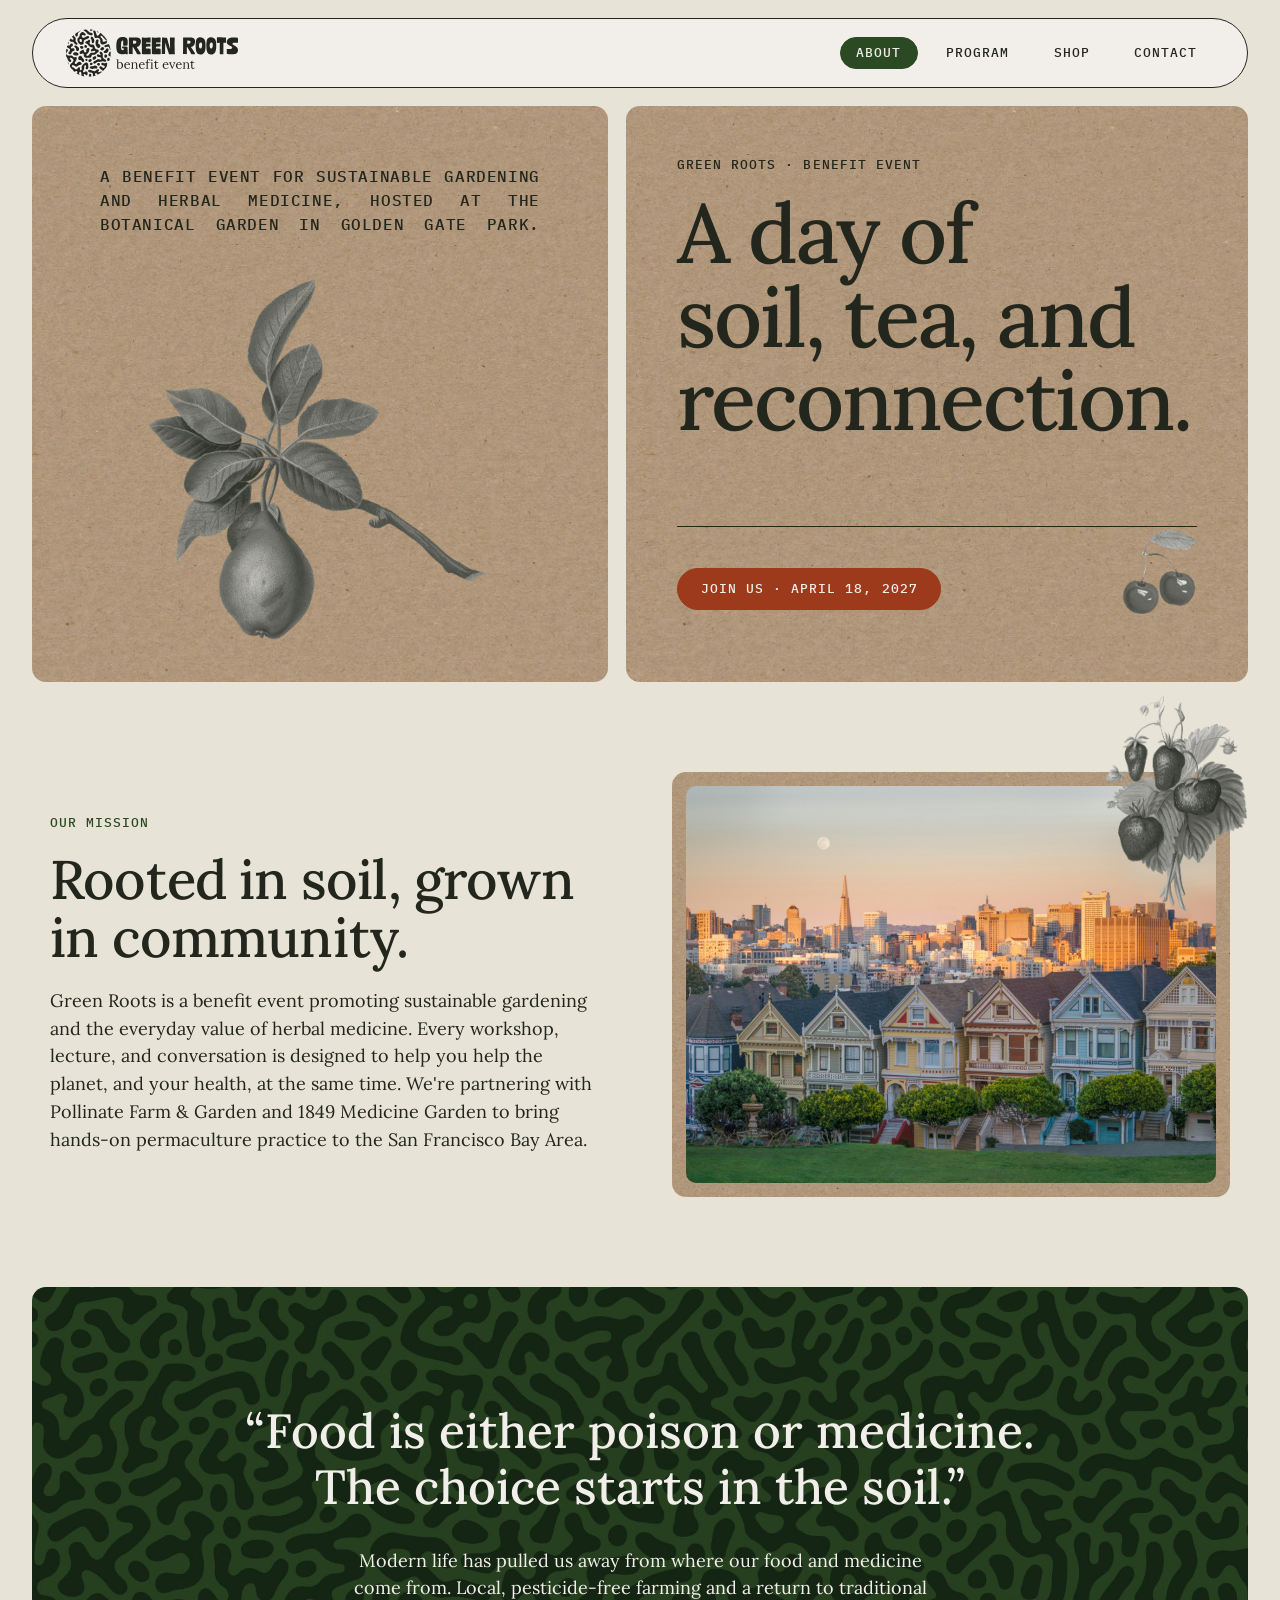
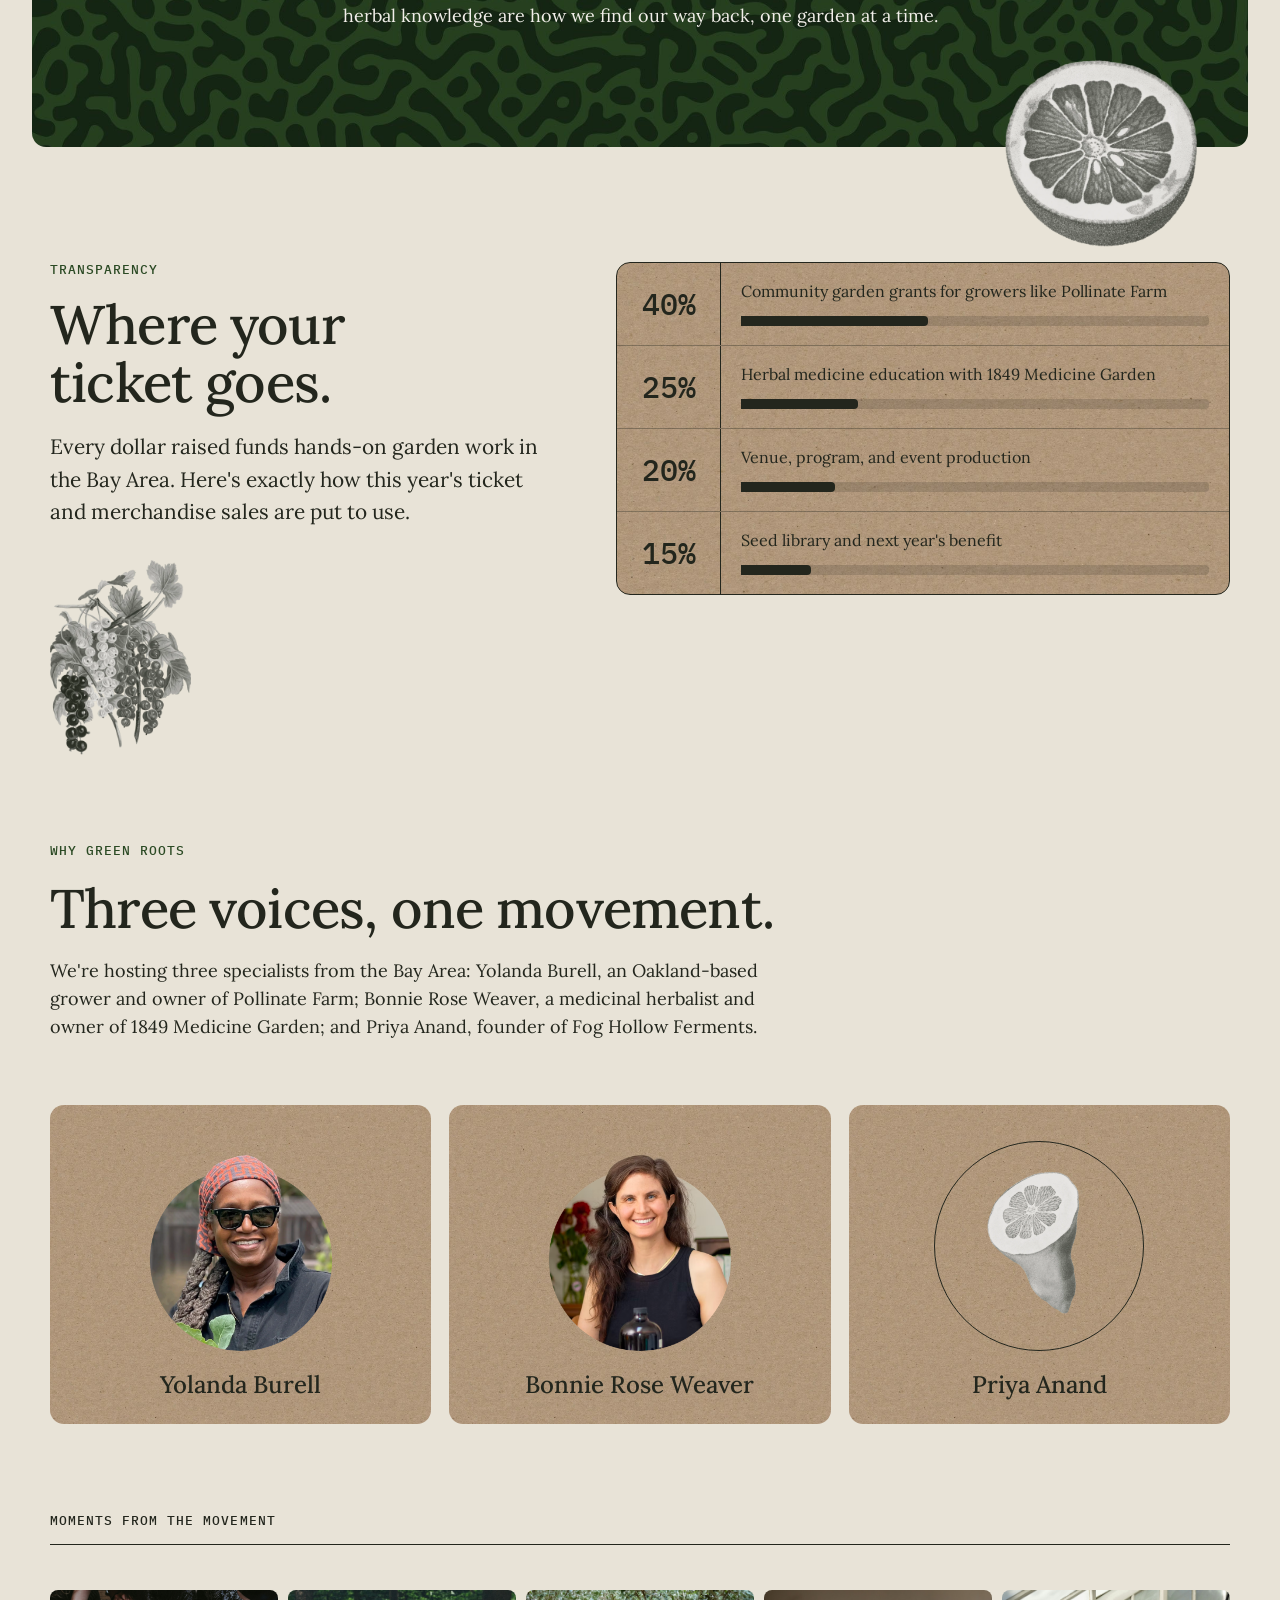
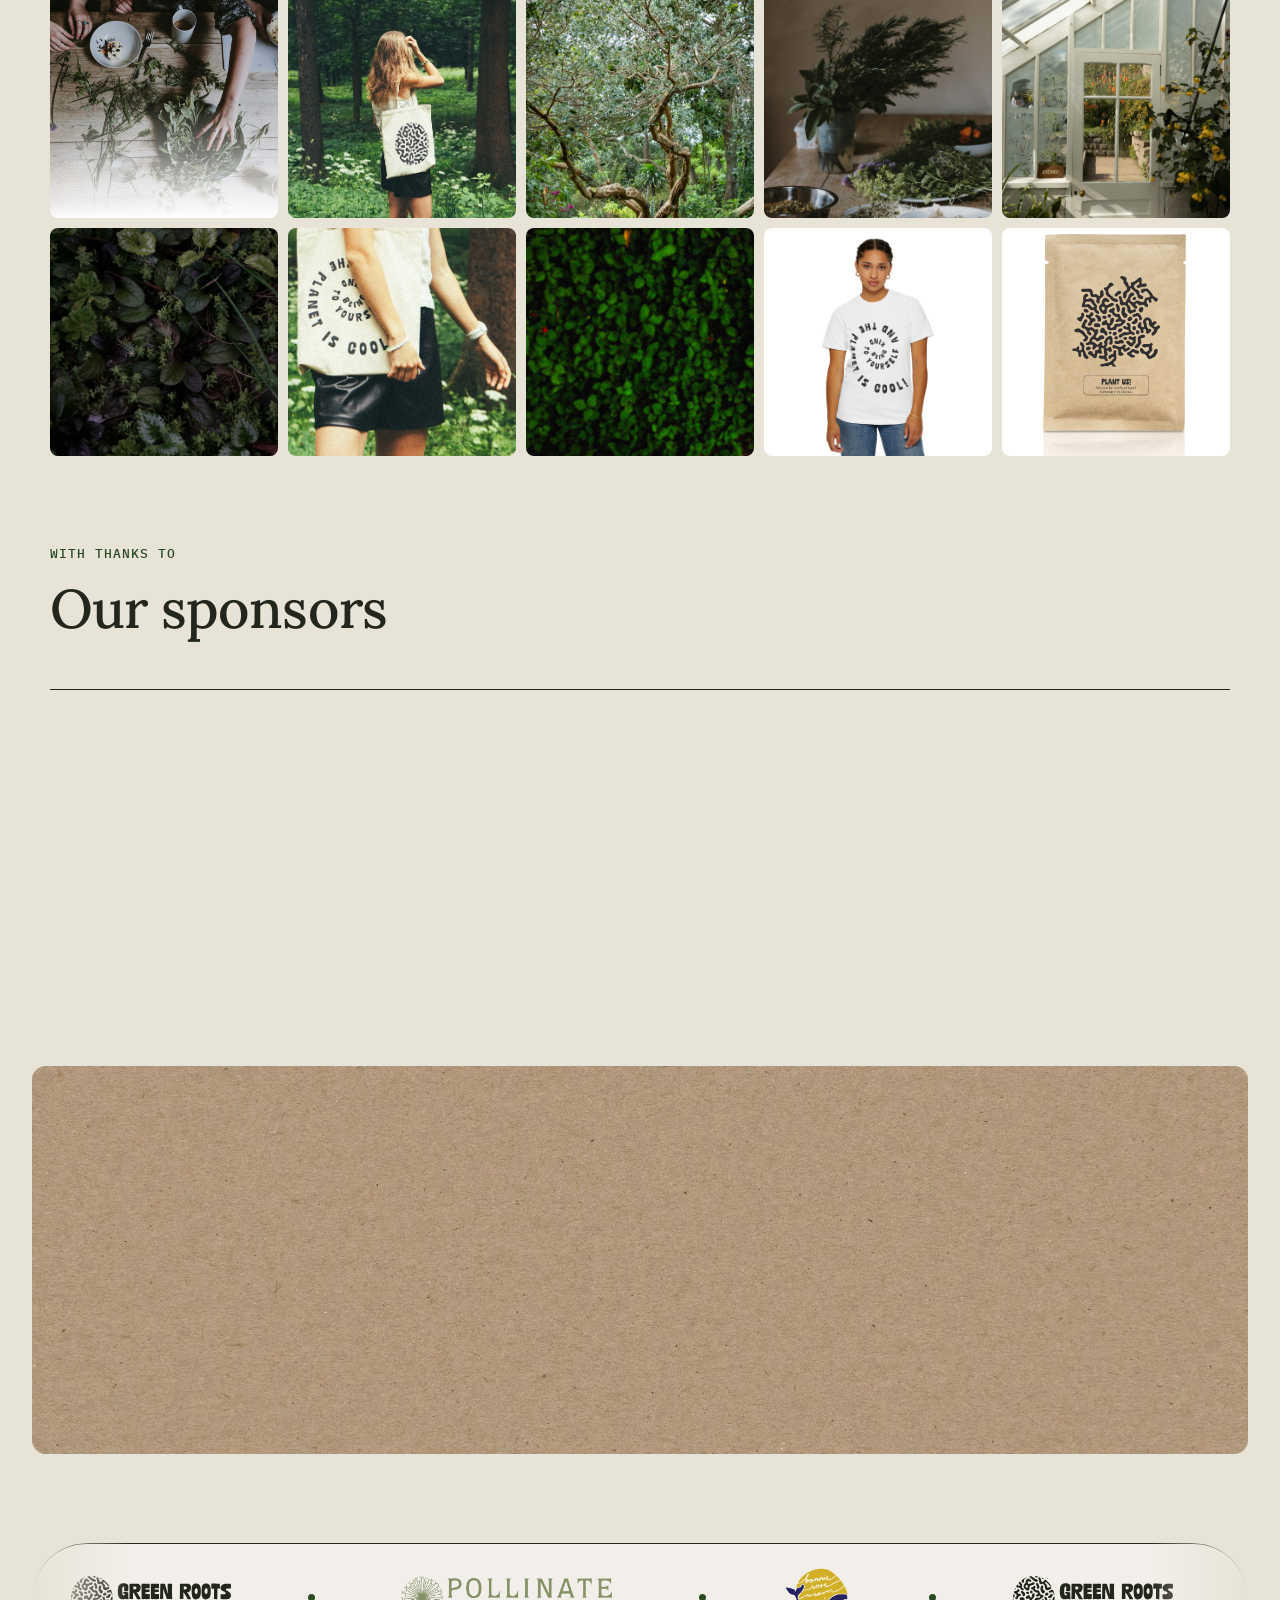
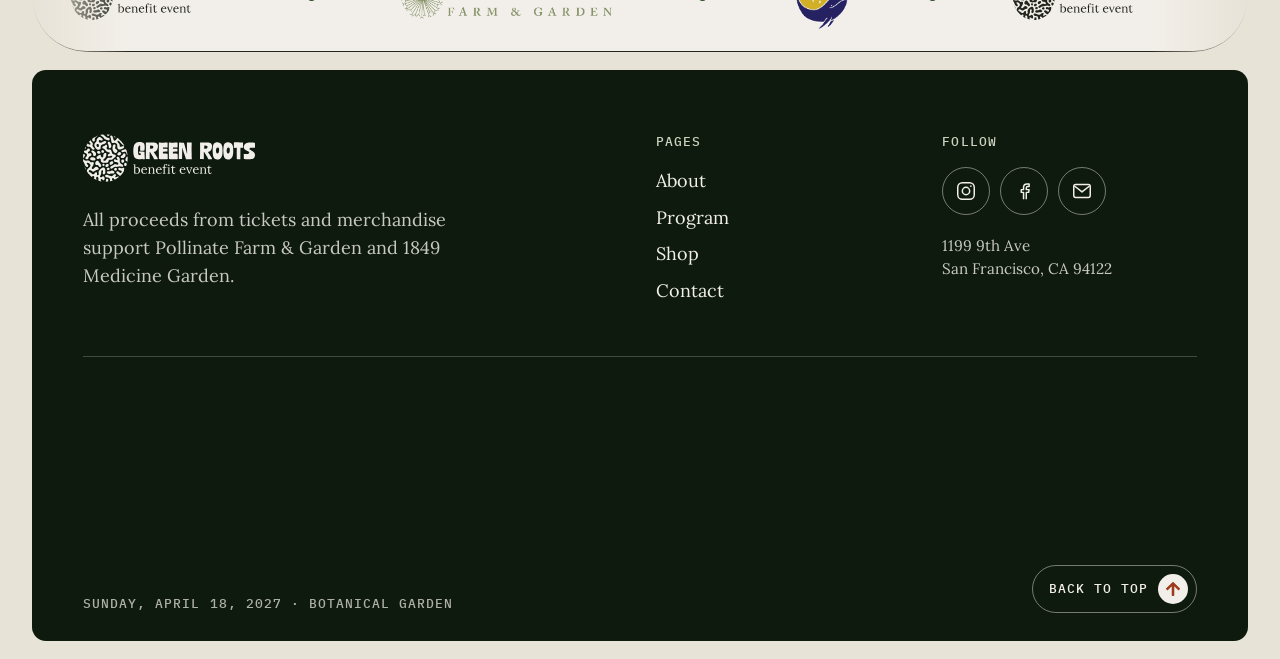
<file: index.html>
<!DOCTYPE html>
<html lang="en">
<head>
<meta charset="utf-8">
<meta name="viewport" content="width=device-width, initial-scale=1">
<script>document.documentElement.classList.add("js");setTimeout(function(){if(!window.grMotion)document.documentElement.classList.add("motion-failsafe")},2500);</script>
<title>Green Roots Benefit Event</title>
<meta name="description" content="A benefit event for sustainable gardening and herbal medicine, hosted at the Botanical Garden in Golden Gate Park on Sunday, April 18, 2027.">

<link rel="preconnect" href="https://fonts.googleapis.com">
<link rel="preconnect" href="https://fonts.gstatic.com" crossorigin>
<link rel="stylesheet" href="https://fonts.googleapis.com/css2?family=IBM+Plex+Mono:wght@500&family=Lora:wght@400;500;700&display=swap">
<link rel="stylesheet" href="css/style.css">
</head>
<body>

<a class="skip-link" href="#main">Skip to content</a>

<header class="site-header">
  <div class="site-header__bar">
    <a class="logo" href="index.html"><img src="img/site/logo-lockup.svg" width="191" height="53" alt="green roots, home"></a>

    <button class="nav-toggle" type="button" aria-expanded="false" aria-controls="site-nav" aria-label="Menu"><span></span></button>

    <nav class="site-nav" id="site-nav" aria-label="Primary">
      <a href="index.html#about" aria-current="page">About</a>
      <a href="program.html">Program</a>
      <a href="shop.html">Shop</a>
      <a href="contact.html">Contact</a>
    </nav>
  </div>
</header>

<main id="main">

  <!-- Hero: two specimen cards -->
  <section class="hero">
    <div class="hero__grid">
      <div class="card hero__card hero__specimen">
        <img class="bot bot--hero" src="img/site/botanicals/pear-branch.webp" width="947" height="1000" alt="" aria-hidden="true">
        <p class="specimen">A benefit event for sustainable gardening and herbal medicine, hosted at the Botanical Garden in Golden Gate Park.</p>
      </div>

      <div class="card hero__card hero__text">
        <div>
          <p class="eyebrow">Green Roots · Benefit Event</p>
          <h1 class="headline headline--xl">A day of soil, tea, and reconnection.</h1>
        </div>
        <div class="hero__meta">
          <a class="pill pill--clay" href="shop.html">Join us · April 18, 2027</a>
          <img class="bot bot--hero-cherries" src="img/site/botanicals/cherries-pair.webp" width="885" height="1000" alt="" aria-hidden="true" style="position:relative;width:74px">
        </div>
      </div>
    </div>
  </section>

  <!-- Mission -->
  <section class="section" id="about">
    <div class="shell split">
      <div class="body-copy">
        <p class="eyebrow">Our mission</p>
        <h2 class="headline">Rooted in soil, grown in community.</h2>
        <p>Green Roots is a benefit event promoting sustainable gardening and the everyday value of herbal medicine. Every workshop, lecture, and conversation is designed to help you help the planet, and your health, at the same time. We're partnering with Pollinate Farm &amp; Garden and 1849 Medicine Garden to bring hands-on permaculture practice to the San Francisco Bay Area.</p>
      </div>

      <div class="card split__media">
        <img class="photo" src="img/site/sanfrancisco.jpg" width="1800" height="1200" alt="Painted Ladies houses at Alamo Square with the San Francisco skyline behind">
        <img class="bot bot--mission" src="img/site/botanicals/strawberries.webp" width="650" height="1000" alt="" aria-hidden="true">
      </div>
    </div>
  </section>

  <!-- Pull quote -->
  <section class="band band--pattern band--quote">
    <figure class="quote">
      <blockquote>
        <p>“Food is either poison or medicine. The choice starts in the soil.”</p>
      </blockquote>
      <p class="quote__body">Modern life has pulled us away from where our food and medicine come from. Local, pesticide-free farming and a return to traditional herbal knowledge are how we find our way back, one garden at a time.</p>
    </figure>
    <img class="bot bot--quote" src="img/site/botanicals/grapefruit-half.webp" width="1000" height="966" alt="" aria-hidden="true">
  </section>

  <!-- Where your ticket goes -->
  <section class="section" style="padding-top: clamp(4.5rem, 9vw, 140px)">
    <div class="shell transparency">
      <div class="transparency__head">
        <p class="eyebrow">Transparency</p>
        <h2 class="headline">Where your ticket goes.</h2>
        <p class="lede">Every dollar raised funds hands-on garden work in the Bay Area. Here's exactly how this year's ticket and merchandise sales are put to use.</p>
        <img class="bot bot--transparency" src="img/site/botanicals/currants.webp" width="728" height="1000" alt="" aria-hidden="true">
      </div>

      <ol class="alloc" aria-label="How ticket and merchandise money is split">
        <li class="alloc__row" style="--share: 40">
          <span class="alloc__pct">40%</span>
          <span class="alloc__body">
            <span class="alloc__label">Community garden grants for growers like Pollinate Farm</span>
            <span class="alloc__track" aria-hidden="true"><span class="alloc__fill"></span></span>
          </span>
        </li>
        <li class="alloc__row" style="--share: 25">
          <span class="alloc__pct">25%</span>
          <span class="alloc__body">
            <span class="alloc__label">Herbal medicine education with 1849 Medicine Garden</span>
            <span class="alloc__track" aria-hidden="true"><span class="alloc__fill"></span></span>
          </span>
        </li>
        <li class="alloc__row" style="--share: 20">
          <span class="alloc__pct">20%</span>
          <span class="alloc__body">
            <span class="alloc__label">Venue, program, and event production</span>
            <span class="alloc__track" aria-hidden="true"><span class="alloc__fill"></span></span>
          </span>
        </li>
        <li class="alloc__row" style="--share: 15">
          <span class="alloc__pct">15%</span>
          <span class="alloc__body">
            <span class="alloc__label">Seed library and next year's benefit</span>
            <span class="alloc__track" aria-hidden="true"><span class="alloc__fill"></span></span>
          </span>
        </li>
      </ol>
    </div>
  </section>

  <!-- Why Green Roots -->
  <section class="section">
    <div class="shell">
      <div class="body-copy" style="max-width: 46rem">
        <p class="eyebrow">Why Green Roots</p>
        <h2 class="headline">Three voices, one movement.</h2>
        <p>We're hosting three specialists from the Bay Area: Yolanda Burell, an Oakland-based grower and owner of Pollinate Farm; Bonnie Rose Weaver, a medicinal herbalist and owner of 1849 Medicine Garden; and Priya Anand, founder of Fog Hollow Ferments.</p>
      </div>

      <ul class="voices">
        <li class="card voice">
          <img class="voice__portrait" src="img/site/yolanda.png" width="720" height="720" alt="Portrait of Yolanda Burell" loading="lazy">
          <p class="voice__name">Yolanda Burell</p>
        </li>
        <li class="card voice">
          <img class="voice__portrait" src="img/site/bonnie.png" width="720" height="720" alt="Portrait of Bonnie Rose Weaver" loading="lazy">
          <p class="voice__name">Bonnie Rose Weaver</p>
        </li>
        <li class="card voice">
          <div class="voice__portrait voice__portrait--print">
            <img src="img/site/botanicals/lemon-cut.webp" width="668" height="1000" alt="" loading="lazy">
          </div>
          <p class="voice__name">Priya Anand</p>
        </li>
      </ul>
    </div>
  </section>

  <!-- Gallery -->
  <section class="section">
    <div class="shell">
      <div class="ruled section__head"><p class="mono">Moments from the movement</p></div>
      <div class="gallery">
        <img src="img/site/hero.jpg" alt="Hands sorting fresh herbs across a wooden table" loading="lazy" style="object-position: center 15%">
        <img src="img/site/tote-forest.jpg" alt="The Green Roots pattern tote carried through a forest" loading="lazy">
        <img src="img/site/garden-trees.jpg" alt="Twisting trees in the Botanical Garden" loading="lazy">
        <img src="img/site/rawherbs.jpg" alt="Cut rosemary and sage with bowls of dried herbs" loading="lazy">
        <img src="img/site/glasshouse.jpg" alt="Glasshouse door onto the garden" loading="lazy">
        <img src="img/site/herbs.jpg" alt="Dense ground-cover herbs from above" loading="lazy">
        <img src="img/site/tote-kind.jpg" alt="The being kind tote bag" loading="lazy">
        <img src="img/site/leaves.jpg" alt="Green leaves" loading="lazy">
        <img src="img/site/tshirt-front.jpg" alt="The Green Roots t-shirt" loading="lazy">
        <img src="img/site/seeds.png" alt="Mystery seed packet" loading="lazy">
      </div>
    </div>
  </section>

  <!-- Sponsors -->
  <section class="section">
    <div class="shell">
      <p class="eyebrow">With thanks to</p>
      <h2 class="headline">Our sponsors</h2>

      <div class="sponsors">
        <div class="sponsor-tier sponsor-tier--presenting">
          <h3 class="mono sponsor-tier__label">Presenting sponsor</h3>
          <ul>
            <li class="sponsor">Golden Gate Nursery Co.</li>
          </ul>
        </div>

        <div class="sponsor-tier sponsor-tier--partner">
          <h3 class="mono sponsor-tier__label">Partner sponsors</h3>
          <ul>
            <li class="sponsor">Fog Hollow Ferments</li>
            <li class="sponsor">Bay Roots Compost</li>
            <li class="sponsor">Fog City Apothecary</li>
          </ul>
        </div>

        <div class="sponsor-tier sponsor-tier--community">
          <h3 class="mono sponsor-tier__label">Community sponsors</h3>
          <ul>
            <li class="sponsor">Meadow &amp; Vine Florals</li>
            <li class="sponsor">Ninth Ave Hardware</li>
            <li class="sponsor">Sunrise Seed Library</li>
          </ul>
        </div>
      </div>
    </div>
  </section>

  <!-- Closing -->
  <section class="card closing">
    <div class="shell">
      <h2 class="headline headline--xl">Join us this April.</h2>
      <a class="pill pill--clay" href="shop.html">Get your ticket</a>
    </div>
    <img class="bot bot--closing-apple" src="img/site/botanicals/apple-branch.webp" width="1000" height="999" alt="" aria-hidden="true" loading="lazy">
    <img class="bot bot--closing-plums" src="img/site/botanicals/plums-branch.webp" width="913" height="1000" alt="" aria-hidden="true" loading="lazy">
  </section>

</main>

<section class="logo-marquee" aria-label="Green Roots and our program partners">
    <div class="logo-marquee__track">
      <ul class="logo-marquee__group">
        <li><img class="m-roots" src="img/site/logo-lockup.svg" width="160" height="45" alt="green roots"></li>
        <li><img class="m-pollinate" src="img/site/pollinate-logo.png" width="230" height="43" alt="Pollinate Farm &amp; Garden"></li>
        <li><img class="m-bonnie" src="img/site/bonnie-logo.png" width="70" height="63" alt="Bonnie Rose Weaver, 1849 Medicine Garden"></li>
        <li><img class="m-roots" src="img/site/logo-lockup.svg" width="160" height="45" alt=""></li>
        <li><img class="m-pollinate" src="img/site/pollinate-logo.png" width="230" height="43" alt=""></li>
        <li><img class="m-bonnie" src="img/site/bonnie-logo.png" width="70" height="63" alt=""></li>
        <li><img class="m-roots" src="img/site/logo-lockup.svg" width="160" height="45" alt=""></li>
        <li><img class="m-pollinate" src="img/site/pollinate-logo.png" width="230" height="43" alt=""></li>
        <li><img class="m-bonnie" src="img/site/bonnie-logo.png" width="70" height="63" alt=""></li>
      </ul>
      <ul class="logo-marquee__group" aria-hidden="true">
        <li><img class="m-roots" src="img/site/logo-lockup.svg" width="160" height="45" alt=""></li>
        <li><img class="m-pollinate" src="img/site/pollinate-logo.png" width="230" height="43" alt=""></li>
        <li><img class="m-bonnie" src="img/site/bonnie-logo.png" width="70" height="63" alt=""></li>
        <li><img class="m-roots" src="img/site/logo-lockup.svg" width="160" height="45" alt=""></li>
        <li><img class="m-pollinate" src="img/site/pollinate-logo.png" width="230" height="43" alt=""></li>
        <li><img class="m-bonnie" src="img/site/bonnie-logo.png" width="70" height="63" alt=""></li>
        <li><img class="m-roots" src="img/site/logo-lockup.svg" width="160" height="45" alt=""></li>
        <li><img class="m-pollinate" src="img/site/pollinate-logo.png" width="230" height="43" alt=""></li>
        <li><img class="m-bonnie" src="img/site/bonnie-logo.png" width="70" height="63" alt=""></li>
      </ul>
    </div>
  </section>

<footer class="site-footer">
  <img class="site-footer__sun" src="img/site/ornament-sunrise-buds.webp" width="840" height="599" alt="" aria-hidden="true" loading="lazy">
  <div class="site-footer__grid">
    <div class="site-footer__brand">
      <img class="site-footer__logo" src="img/site/logo-lockup-paper.svg" width="172" height="48" alt="green roots" loading="lazy">
      <p class="site-footer__note">All proceeds from tickets and merchandise support Pollinate Farm &amp; Garden and 1849 Medicine Garden.</p>
    </div>

    <nav class="site-footer__nav" aria-label="Footer">
      <p class="mono site-footer__label">Pages</p>
      <ul>
        <li><a href="index.html#about">About</a></li>
        <li><a href="program.html">Program</a></li>
        <li><a href="shop.html">Shop</a></li>
        <li><a href="contact.html">Contact</a></li>
      </ul>
    </nav>

    <div class="site-footer__connect">
      <p class="mono site-footer__label">Follow</p>
      <ul class="icon-links">
        <li><a class="icon-link" href="#"><svg viewBox="0 0 24 24" fill="none" stroke="currentColor" stroke-width="1.6" aria-hidden="true"><rect x="3" y="3" width="18" height="18" rx="5"/><circle cx="12" cy="12" r="4"/><circle cx="17.3" cy="6.7" r="0.9" fill="currentColor" stroke="none"/></svg><span class="sr-only">Instagram</span></a></li>
        <li><a class="icon-link" href="#"><svg viewBox="0 0 24 24" fill="none" stroke="currentColor" stroke-width="1.6" stroke-linejoin="round" aria-hidden="true"><path d="M14.5 21v-7.5h2.6l.4-3h-3V8.6c0-.9.3-1.5 1.6-1.5h1.5V4.4a19 19 0 0 0-2.3-.1c-2.3 0-3.8 1.4-3.8 3.9v2.3H9v3h2.5V21"/></svg><span class="sr-only">Facebook</span></a></li>
        <li><a class="icon-link" href="mailto:greenroots@event.com"><svg viewBox="0 0 24 24" fill="none" stroke="currentColor" stroke-width="1.6" stroke-linejoin="round" aria-hidden="true"><rect x="3" y="5" width="18" height="14" rx="2"/><path d="m3.8 6.5 8.2 6.5 8.2-6.5"/></svg><span class="sr-only">Email greenroots@event.com</span></a></li>
      </ul>
      <address class="site-footer__address">1199 9th Ave<br>San Francisco, CA 94122</address>
    </div>
  </div>

  <div class="site-footer__base">
    <p class="mono">Sunday, April 18, 2027 · Botanical Garden</p>
    <button class="to-top mono" type="button">Back to top <span class="to-top__icon"><img src="img/site/arrow-up.svg" width="14" height="14" alt=""></span></button>
  </div>
</footer>

<script src="js/main.js"></script>
</body>
</html>
</file>
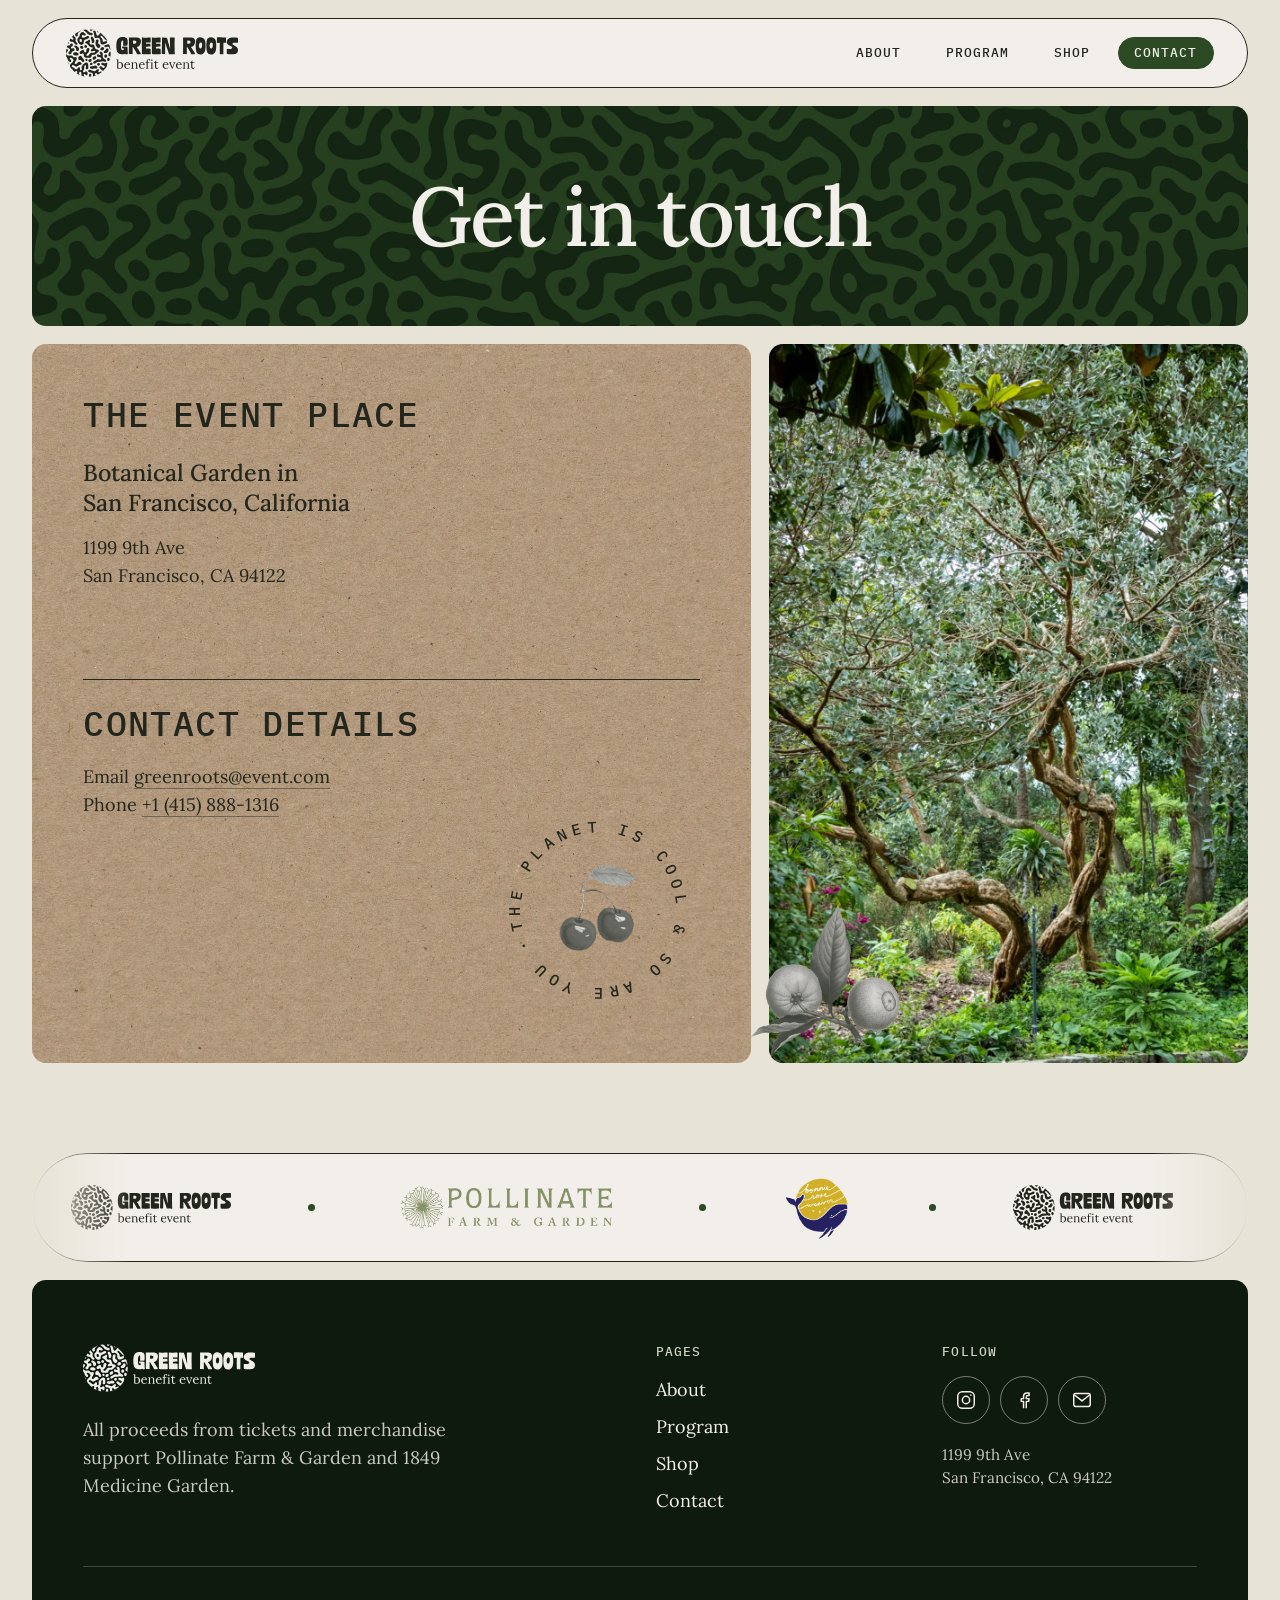
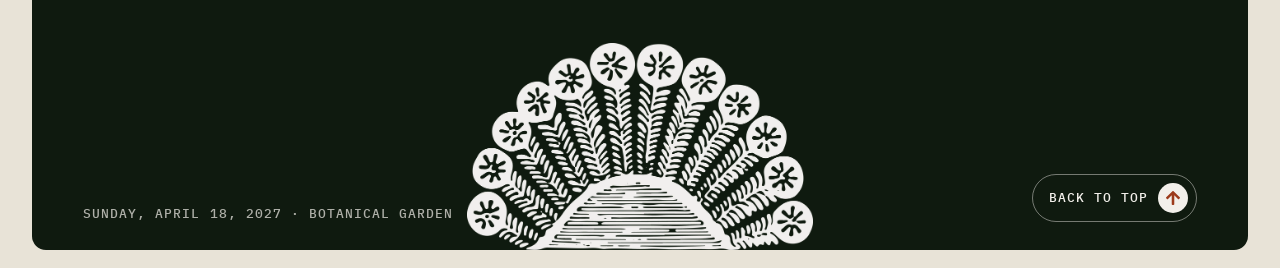
<file: contact.html>
<!DOCTYPE html>
<html lang="en">
<head>
<meta charset="utf-8">
<meta name="viewport" content="width=device-width, initial-scale=1">
<script>document.documentElement.classList.add("js");setTimeout(function(){if(!window.grMotion)document.documentElement.classList.add("motion-failsafe")},2500);</script>
<title>Contact | Green Roots Benefit Event</title>
<meta name="description" content="Green Roots takes place at the Botanical Garden, 1199 9th Ave, San Francisco. Email greenroots@event.com or call +1 (415) 888-1316.">

<link rel="preconnect" href="https://fonts.googleapis.com">
<link rel="preconnect" href="https://fonts.gstatic.com" crossorigin>
<link rel="stylesheet" href="https://fonts.googleapis.com/css2?family=IBM+Plex+Mono:wght@500&family=Lora:wght@400;500;700&display=swap">
<link rel="stylesheet" href="css/style.css">
</head>
<body>

<a class="skip-link" href="#main">Skip to content</a>

<header class="site-header">
  <div class="site-header__bar">
    <a class="logo" href="index.html"><img src="img/site/logo-lockup.svg" width="191" height="53" alt="green roots, home"></a>

    <button class="nav-toggle" type="button" aria-expanded="false" aria-controls="site-nav" aria-label="Menu"><span></span></button>

    <nav class="site-nav" id="site-nav" aria-label="Primary">
      <a href="index.html#about">About</a>
      <a href="program.html">Program</a>
      <a href="shop.html">Shop</a>
      <a href="contact.html" aria-current="page">Contact</a>
    </nav>
  </div>
</header>

<main id="main">

  <section class="band band--pattern band--short">
    <h1 class="headline headline--xl band__title">Get in touch</h1>
  </section>

  <section class="section section--tight">
    <div class="shell contact">

      <div class="contact__card">
        <div class="contact__place">
          <h2 class="h2">The event place</h2>
          <p class="h4">Botanical Garden in<br>San Francisco, California</p>
          <p class="contact__address">1199 9th Ave<br>San Francisco, CA 94122</p>
        </div>

        <div class="contact__details">
          <h2 class="h2">Contact details</h2>
          <p>Email <a href="mailto:greenroots@event.com">greenroots@event.com</a><br>
            Phone <a href="tel:+14158881316">+1 (415) 888-1316</a></p>
        </div>

        <div class="badge" aria-hidden="true">
          <svg viewBox="0 0 232 232">
            <defs><path id="badge-ring" d="M116,116 m-86,0 a86,86 0 1,1 172,0 a86,86 0 1,1 -172,0"></path></defs>
            <text><textPath href="#badge-ring" textLength="530" lengthAdjust="spacing">the planet is cool &amp; so are you ·</textPath></text>
          </svg>
          <img src="img/site/botanicals/cherries-pair.webp" width="885" height="1000" alt="">
        </div>
        <p class="sr-only">The planet is cool and so are you.</p>
      </div>

      <div class="contact__media">
        <img class="photo contact__photo" src="img/site/garden-trees.jpg" width="1067" height="1600" alt="Twisting trees and ferns inside the San Francisco Botanical Garden">
        <img class="bot bot--contact" src="img/site/botanicals/orange-branch.webp" width="1000" height="937" alt="" aria-hidden="true">
      </div>

    </div>
  </section>

</main>

<section class="logo-marquee" aria-label="Green Roots and our program partners">
    <div class="logo-marquee__track">
      <ul class="logo-marquee__group">
        <li><img class="m-roots" src="img/site/logo-lockup.svg" width="160" height="45" alt="green roots"></li>
        <li><img class="m-pollinate" src="img/site/pollinate-logo.png" width="230" height="43" alt="Pollinate Farm &amp; Garden"></li>
        <li><img class="m-bonnie" src="img/site/bonnie-logo.png" width="70" height="63" alt="Bonnie Rose Weaver, 1849 Medicine Garden"></li>
        <li><img class="m-roots" src="img/site/logo-lockup.svg" width="160" height="45" alt=""></li>
        <li><img class="m-pollinate" src="img/site/pollinate-logo.png" width="230" height="43" alt=""></li>
        <li><img class="m-bonnie" src="img/site/bonnie-logo.png" width="70" height="63" alt=""></li>
        <li><img class="m-roots" src="img/site/logo-lockup.svg" width="160" height="45" alt=""></li>
        <li><img class="m-pollinate" src="img/site/pollinate-logo.png" width="230" height="43" alt=""></li>
        <li><img class="m-bonnie" src="img/site/bonnie-logo.png" width="70" height="63" alt=""></li>
      </ul>
      <ul class="logo-marquee__group" aria-hidden="true">
        <li><img class="m-roots" src="img/site/logo-lockup.svg" width="160" height="45" alt=""></li>
        <li><img class="m-pollinate" src="img/site/pollinate-logo.png" width="230" height="43" alt=""></li>
        <li><img class="m-bonnie" src="img/site/bonnie-logo.png" width="70" height="63" alt=""></li>
        <li><img class="m-roots" src="img/site/logo-lockup.svg" width="160" height="45" alt=""></li>
        <li><img class="m-pollinate" src="img/site/pollinate-logo.png" width="230" height="43" alt=""></li>
        <li><img class="m-bonnie" src="img/site/bonnie-logo.png" width="70" height="63" alt=""></li>
        <li><img class="m-roots" src="img/site/logo-lockup.svg" width="160" height="45" alt=""></li>
        <li><img class="m-pollinate" src="img/site/pollinate-logo.png" width="230" height="43" alt=""></li>
        <li><img class="m-bonnie" src="img/site/bonnie-logo.png" width="70" height="63" alt=""></li>
      </ul>
    </div>
  </section>

<footer class="site-footer">
  <img class="site-footer__sun" src="img/site/ornament-sunrise-blooms.webp" width="840" height="503" alt="" aria-hidden="true" loading="lazy">
  <div class="site-footer__grid">
    <div class="site-footer__brand">
      <img class="site-footer__logo" src="img/site/logo-lockup-paper.svg" width="172" height="48" alt="green roots" loading="lazy">
      <p class="site-footer__note">All proceeds from tickets and merchandise support Pollinate Farm &amp; Garden and 1849 Medicine Garden.</p>
    </div>

    <nav class="site-footer__nav" aria-label="Footer">
      <p class="mono site-footer__label">Pages</p>
      <ul>
        <li><a href="index.html#about">About</a></li>
        <li><a href="program.html">Program</a></li>
        <li><a href="shop.html">Shop</a></li>
        <li><a href="contact.html">Contact</a></li>
      </ul>
    </nav>

    <div class="site-footer__connect">
      <p class="mono site-footer__label">Follow</p>
      <ul class="icon-links">
        <li><a class="icon-link" href="#"><svg viewBox="0 0 24 24" fill="none" stroke="currentColor" stroke-width="1.6" aria-hidden="true"><rect x="3" y="3" width="18" height="18" rx="5"/><circle cx="12" cy="12" r="4"/><circle cx="17.3" cy="6.7" r="0.9" fill="currentColor" stroke="none"/></svg><span class="sr-only">Instagram</span></a></li>
        <li><a class="icon-link" href="#"><svg viewBox="0 0 24 24" fill="none" stroke="currentColor" stroke-width="1.6" stroke-linejoin="round" aria-hidden="true"><path d="M14.5 21v-7.5h2.6l.4-3h-3V8.6c0-.9.3-1.5 1.6-1.5h1.5V4.4a19 19 0 0 0-2.3-.1c-2.3 0-3.8 1.4-3.8 3.9v2.3H9v3h2.5V21"/></svg><span class="sr-only">Facebook</span></a></li>
        <li><a class="icon-link" href="mailto:greenroots@event.com"><svg viewBox="0 0 24 24" fill="none" stroke="currentColor" stroke-width="1.6" stroke-linejoin="round" aria-hidden="true"><rect x="3" y="5" width="18" height="14" rx="2"/><path d="m3.8 6.5 8.2 6.5 8.2-6.5"/></svg><span class="sr-only">Email greenroots@event.com</span></a></li>
      </ul>
      <address class="site-footer__address">1199 9th Ave<br>San Francisco, CA 94122</address>
    </div>
  </div>

  <div class="site-footer__base">
    <p class="mono">Sunday, April 18, 2027 · Botanical Garden</p>
    <button class="to-top mono" type="button">Back to top <span class="to-top__icon"><img src="img/site/arrow-up.svg" width="14" height="14" alt=""></span></button>
  </div>
</footer>

<script src="js/main.js"></script>
</body>
</html>
</file>
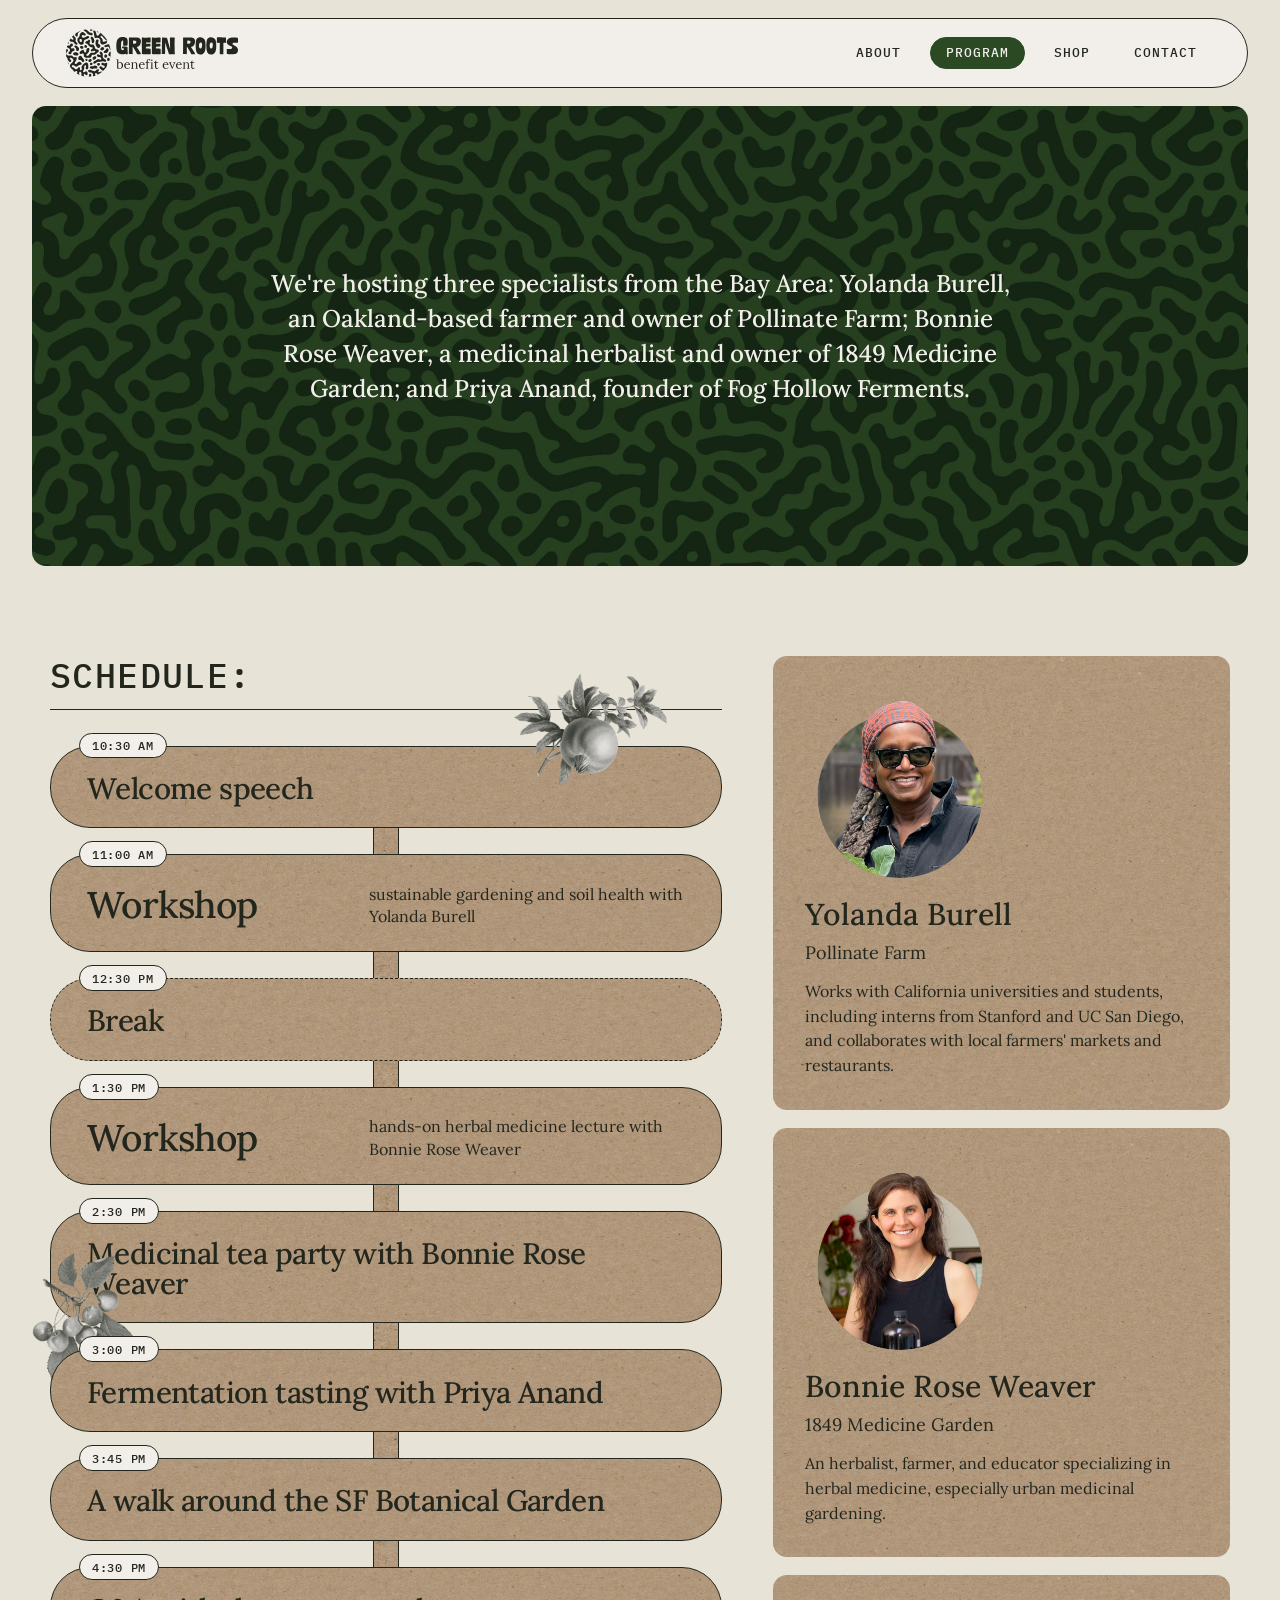
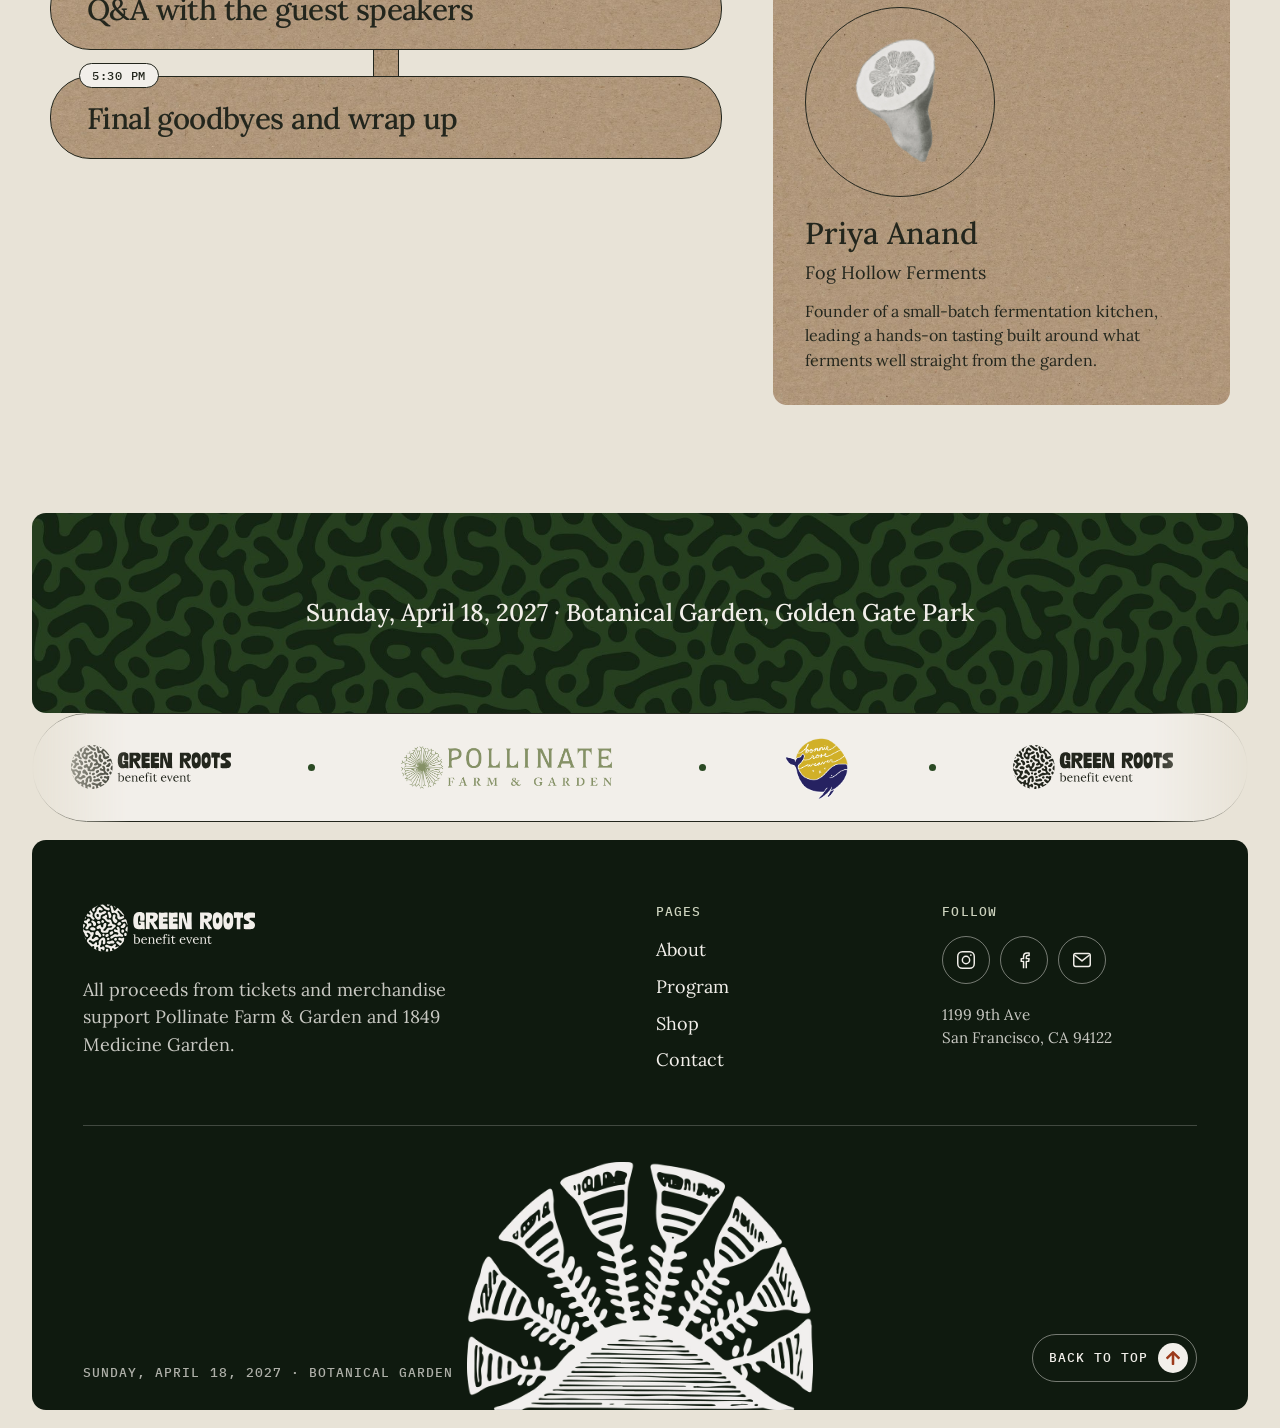
<file: program.html>
<!DOCTYPE html>
<html lang="en">
<head>
<meta charset="utf-8">
<meta name="viewport" content="width=device-width, initial-scale=1">
<script>document.documentElement.classList.add("js");setTimeout(function(){if(!window.grMotion)document.documentElement.classList.add("motion-failsafe")},2500);</script>
<title>Program | Green Roots Benefit Event</title>
<meta name="description" content="Schedule and specialists for Green Roots on Sunday, April 18, 2027: Yolanda Burell, Bonnie Rose Weaver and Priya Anand.">

<link rel="preconnect" href="https://fonts.googleapis.com">
<link rel="preconnect" href="https://fonts.gstatic.com" crossorigin>
<link rel="stylesheet" href="https://fonts.googleapis.com/css2?family=IBM+Plex+Mono:wght@500&family=Lora:wght@400;500;700&display=swap">
<link rel="stylesheet" href="css/style.css">
</head>
<body>

<a class="skip-link" href="#main">Skip to content</a>

<header class="site-header">
  <div class="site-header__bar">
    <a class="logo" href="index.html"><img src="img/site/logo-lockup.svg" width="191" height="53" alt="green roots, home"></a>

    <button class="nav-toggle" type="button" aria-expanded="false" aria-controls="site-nav" aria-label="Menu"><span></span></button>

    <nav class="site-nav" id="site-nav" aria-label="Primary">
      <a href="index.html#about">About</a>
      <a href="program.html" aria-current="page">Program</a>
      <a href="shop.html">Shop</a>
      <a href="contact.html">Contact</a>
    </nav>
  </div>
</header>

<main id="main">

  <section class="band band--pattern band--intro">
    <h1 class="sr-only">Program</h1>
    <p class="band__text">We're hosting three specialists from the Bay Area: Yolanda Burell, an Oakland-based farmer and owner of Pollinate Farm; Bonnie Rose Weaver, a medicinal herbalist and owner of 1849 Medicine Garden; and Priya Anand, founder of Fog Hollow Ferments.</p>
  </section>

  <section class="section">
    <div class="shell program">

      <div class="schedule">
        <div class="ruled schedule__title"><h2 class="h2">Schedule:</h2></div>
        <ol class="chain">
          <li class="link link--solo">
            <span class="tag link__time">10:30 AM</span>
            <img class="bot bot--schedule" src="img/site/botanicals/pomegranate-branch.webp" width="1000" height="733" alt="" aria-hidden="true">
            <h3 class="link__title">Welcome speech</h3>
          </li>
          <li class="link">
            <span class="tag link__time">11:00 AM</span>
            <h3 class="link__title">Workshop<span class="sr-only">,</span></h3>
            <p class="link__detail">sustainable gardening and soil health with Yolanda Burell</p>
          </li>
          <li class="link link--solo link--quiet">
            <span class="tag link__time">12:30 PM</span>
            <h3 class="link__title">Break</h3>
          </li>
          <li class="link">
            <span class="tag link__time">1:30 PM</span>
            <h3 class="link__title">Workshop<span class="sr-only">,</span></h3>
            <p class="link__detail">hands-on herbal medicine lecture with Bonnie Rose Weaver</p>
          </li>
          <li class="link link--solo">
            <span class="tag link__time">2:30 PM</span>
            <img class="bot bot--chain" src="img/site/botanicals/cherries-branch.webp" width="608" height="1000" alt="" aria-hidden="true">
            <h3 class="link__title">Medicinal tea party with Bonnie Rose Weaver</h3>
          </li>
          <li class="link link--solo">
            <span class="tag link__time">3:00 PM</span>
            <h3 class="link__title">Fermentation tasting with Priya Anand</h3>
          </li>
          <li class="link link--solo">
            <span class="tag link__time">3:45 PM</span>
            <h3 class="link__title">A walk around the SF Botanical Garden</h3>
          </li>
          <li class="link link--solo">
            <span class="tag link__time">4:30 PM</span>
            <h3 class="link__title">Q&amp;A with the guest speakers</h3>
          </li>
          <li class="link link--solo">
            <span class="tag link__time">5:30 PM</span>
            <h3 class="link__title">Final goodbyes and wrap up</h3>
          </li>
        </ol>
      </div>

      <div class="hosts">
        <article class="card host">
          <img class="host__portrait host__portrait--lead" src="img/site/yolanda.png" width="720" height="720" alt="Portrait of Yolanda Burell">
          <div class="host__bio">
            <h3 class="host__name">Yolanda Burell</h3>
            <p class="host__org">Pollinate Farm</p>
            <p>Works with California universities and students, including interns from Stanford and UC San Diego, and collaborates with local farmers' markets and restaurants.</p>
          </div>
        </article>

        <article class="card host">
          <img class="host__portrait" src="img/site/bonnie.png" width="720" height="720" alt="Portrait of Bonnie Rose Weaver">
          <div class="host__bio">
            <h3 class="host__name">Bonnie Rose Weaver</h3>
            <p class="host__org">1849 Medicine Garden</p>
            <p>An herbalist, farmer, and educator specializing in herbal medicine, especially urban medicinal gardening.</p>
          </div>
        </article>

        <article class="card host">
          <div class="host__portrait voice__portrait--print">
            <img src="img/site/botanicals/lemon-cut.webp" width="668" height="1000" alt="" loading="lazy">
          </div>
          <div class="host__bio">
            <h3 class="host__name">Priya Anand</h3>
            <p class="host__org">Fog Hollow Ferments</p>
            <p>Founder of a small-batch fermentation kitchen, leading a hands-on tasting built around what ferments well straight from the garden.</p>
          </div>
        </article>
      </div>

    </div>
  </section>

  <section class="band band--pattern band--date">
    <p class="band__text">Sunday, April 18, 2027 · Botanical Garden, Golden Gate Park</p>
  </section>

</main>

<section class="logo-marquee" aria-label="Green Roots and our program partners">
    <div class="logo-marquee__track">
      <ul class="logo-marquee__group">
        <li><img class="m-roots" src="img/site/logo-lockup.svg" width="160" height="45" alt="green roots"></li>
        <li><img class="m-pollinate" src="img/site/pollinate-logo.png" width="230" height="43" alt="Pollinate Farm &amp; Garden"></li>
        <li><img class="m-bonnie" src="img/site/bonnie-logo.png" width="70" height="63" alt="Bonnie Rose Weaver, 1849 Medicine Garden"></li>
        <li><img class="m-roots" src="img/site/logo-lockup.svg" width="160" height="45" alt=""></li>
        <li><img class="m-pollinate" src="img/site/pollinate-logo.png" width="230" height="43" alt=""></li>
        <li><img class="m-bonnie" src="img/site/bonnie-logo.png" width="70" height="63" alt=""></li>
        <li><img class="m-roots" src="img/site/logo-lockup.svg" width="160" height="45" alt=""></li>
        <li><img class="m-pollinate" src="img/site/pollinate-logo.png" width="230" height="43" alt=""></li>
        <li><img class="m-bonnie" src="img/site/bonnie-logo.png" width="70" height="63" alt=""></li>
      </ul>
      <ul class="logo-marquee__group" aria-hidden="true">
        <li><img class="m-roots" src="img/site/logo-lockup.svg" width="160" height="45" alt=""></li>
        <li><img class="m-pollinate" src="img/site/pollinate-logo.png" width="230" height="43" alt=""></li>
        <li><img class="m-bonnie" src="img/site/bonnie-logo.png" width="70" height="63" alt=""></li>
        <li><img class="m-roots" src="img/site/logo-lockup.svg" width="160" height="45" alt=""></li>
        <li><img class="m-pollinate" src="img/site/pollinate-logo.png" width="230" height="43" alt=""></li>
        <li><img class="m-bonnie" src="img/site/bonnie-logo.png" width="70" height="63" alt=""></li>
        <li><img class="m-roots" src="img/site/logo-lockup.svg" width="160" height="45" alt=""></li>
        <li><img class="m-pollinate" src="img/site/pollinate-logo.png" width="230" height="43" alt=""></li>
        <li><img class="m-bonnie" src="img/site/bonnie-logo.png" width="70" height="63" alt=""></li>
      </ul>
    </div>
  </section>

<footer class="site-footer">
  <img class="site-footer__sun" src="img/site/ornament-sunrise-ferns.webp" width="840" height="602" alt="" aria-hidden="true" loading="lazy">
  <div class="site-footer__grid">
    <div class="site-footer__brand">
      <img class="site-footer__logo" src="img/site/logo-lockup-paper.svg" width="172" height="48" alt="green roots" loading="lazy">
      <p class="site-footer__note">All proceeds from tickets and merchandise support Pollinate Farm &amp; Garden and 1849 Medicine Garden.</p>
    </div>

    <nav class="site-footer__nav" aria-label="Footer">
      <p class="mono site-footer__label">Pages</p>
      <ul>
        <li><a href="index.html#about">About</a></li>
        <li><a href="program.html">Program</a></li>
        <li><a href="shop.html">Shop</a></li>
        <li><a href="contact.html">Contact</a></li>
      </ul>
    </nav>

    <div class="site-footer__connect">
      <p class="mono site-footer__label">Follow</p>
      <ul class="icon-links">
        <li><a class="icon-link" href="#"><svg viewBox="0 0 24 24" fill="none" stroke="currentColor" stroke-width="1.6" aria-hidden="true"><rect x="3" y="3" width="18" height="18" rx="5"/><circle cx="12" cy="12" r="4"/><circle cx="17.3" cy="6.7" r="0.9" fill="currentColor" stroke="none"/></svg><span class="sr-only">Instagram</span></a></li>
        <li><a class="icon-link" href="#"><svg viewBox="0 0 24 24" fill="none" stroke="currentColor" stroke-width="1.6" stroke-linejoin="round" aria-hidden="true"><path d="M14.5 21v-7.5h2.6l.4-3h-3V8.6c0-.9.3-1.5 1.6-1.5h1.5V4.4a19 19 0 0 0-2.3-.1c-2.3 0-3.8 1.4-3.8 3.9v2.3H9v3h2.5V21"/></svg><span class="sr-only">Facebook</span></a></li>
        <li><a class="icon-link" href="mailto:greenroots@event.com"><svg viewBox="0 0 24 24" fill="none" stroke="currentColor" stroke-width="1.6" stroke-linejoin="round" aria-hidden="true"><rect x="3" y="5" width="18" height="14" rx="2"/><path d="m3.8 6.5 8.2 6.5 8.2-6.5"/></svg><span class="sr-only">Email greenroots@event.com</span></a></li>
      </ul>
      <address class="site-footer__address">1199 9th Ave<br>San Francisco, CA 94122</address>
    </div>
  </div>

  <div class="site-footer__base">
    <p class="mono">Sunday, April 18, 2027 · Botanical Garden</p>
    <button class="to-top mono" type="button">Back to top <span class="to-top__icon"><img src="img/site/arrow-up.svg" width="14" height="14" alt=""></span></button>
  </div>
</footer>

<script src="js/main.js"></script>
</body>
</html>
</file>
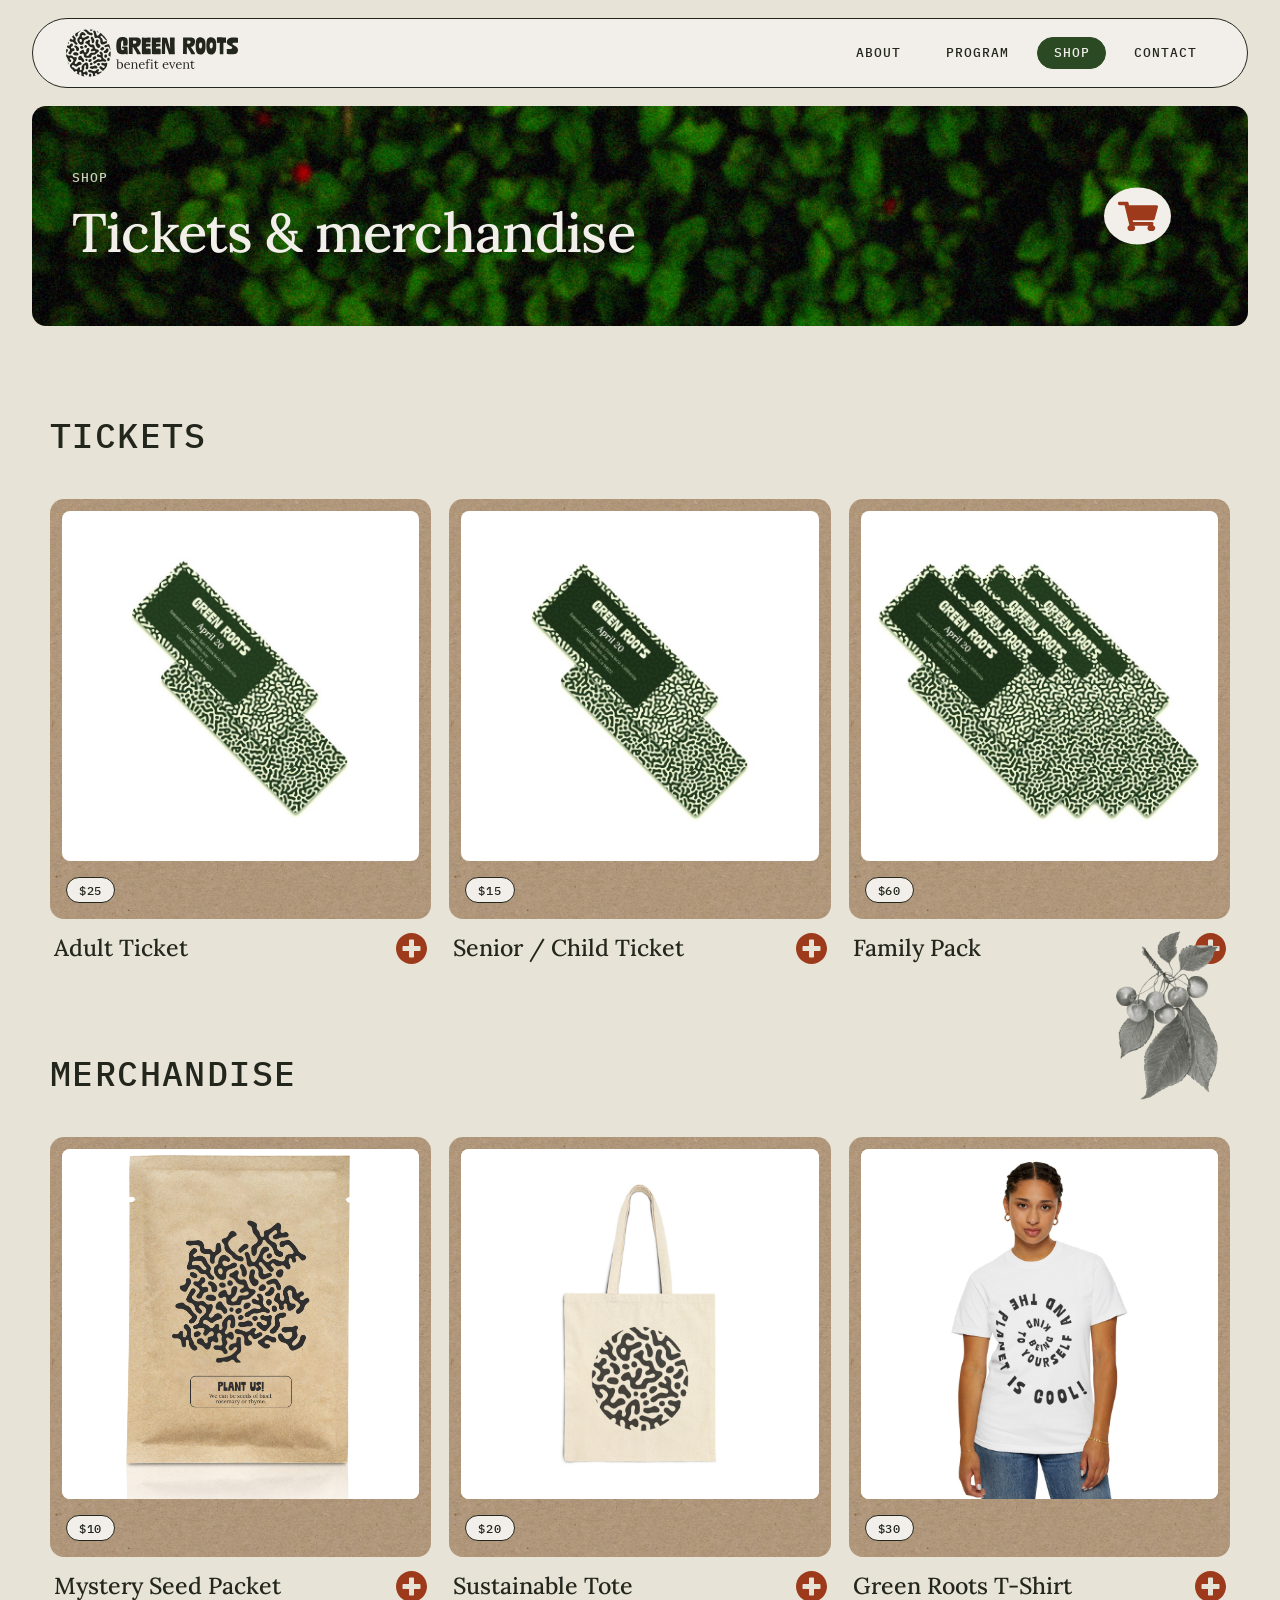
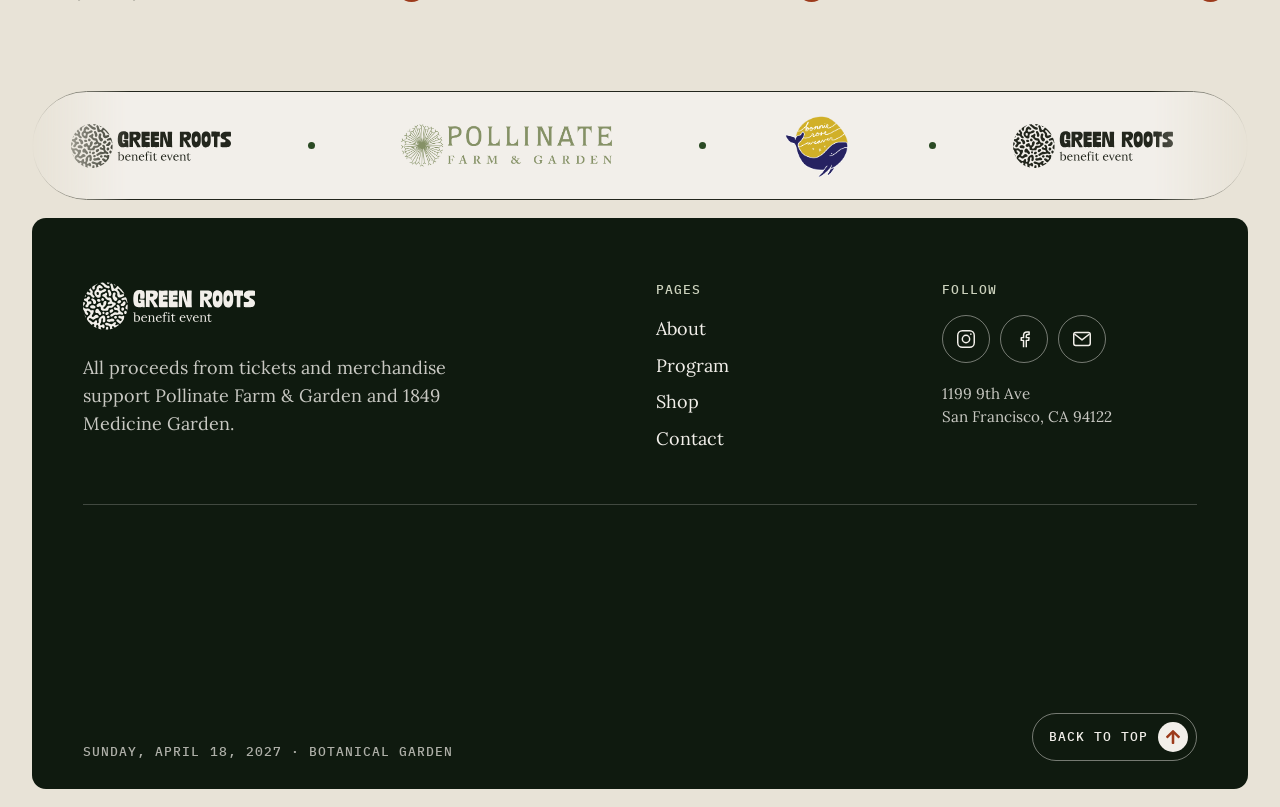
<file: shop.html>
<!DOCTYPE html>
<html lang="en">
<head>
<meta charset="utf-8">
<meta name="viewport" content="width=device-width, initial-scale=1">
<script>document.documentElement.classList.add("js");setTimeout(function(){if(!window.grMotion)document.documentElement.classList.add("motion-failsafe")},2500);</script>
<title>Shop | Green Roots Benefit Event</title>
<meta name="description" content="Tickets and merchandise for the Green Roots benefit event. All proceeds support Pollinate Farm &amp; Garden and 1849 Medicine Garden.">

<link rel="preconnect" href="https://fonts.googleapis.com">
<link rel="preconnect" href="https://fonts.gstatic.com" crossorigin>
<link rel="stylesheet" href="https://fonts.googleapis.com/css2?family=IBM+Plex+Mono:wght@500&family=Lora:wght@400;500;700&display=swap">
<link rel="stylesheet" href="css/style.css">
</head>
<body>

<a class="skip-link" href="#main">Skip to content</a>

<header class="site-header">
  <div class="site-header__bar">
    <a class="logo" href="index.html"><img src="img/site/logo-lockup.svg" width="191" height="53" alt="green roots, home"></a>

    <button class="nav-toggle" type="button" aria-expanded="false" aria-controls="site-nav" aria-label="Menu"><span></span></button>

    <nav class="site-nav" id="site-nav" aria-label="Primary">
      <a href="index.html#about">About</a>
      <a href="program.html">Program</a>
      <a href="shop.html" aria-current="page">Shop</a>
      <a href="contact.html">Contact</a>
    </nav>
  </div>
</header>

<main id="main">

  <section class="band band--leaves">
    <div class="shell">
      <p class="eyebrow">Shop</p>
      <h1 class="headline">Tickets &amp; merchandise</h1>
    </div>
    <span class="cart">
      <img src="img/site/cart.svg" width="49" height="37" alt="Cart">
      <span class="cart__count" data-count="0">0</span>
    </span>
    <p class="sr-only" id="cart-status" aria-live="polite"></p>
  </section>

  <section class="section">
    <div class="shell">

      <h2 class="h2 section__head">Tickets</h2>
      <div class="products">
        <article class="product">
          <div class="product__card product__card--art">
            <div class="product__window">
            <img src="img/site/ticket-adult.jpg" width="676" height="684" alt="Two green Green Roots adult tickets">
            </div>
            <span class="tag product__price">$25</span>
          </div>
          <div class="product__row">
            <h3 class="h4">Adult Ticket</h3>
            <button class="add" type="button" data-item="Adult Ticket" aria-label="Add Adult Ticket to cart"><img src="img/site/plus.svg" width="31" height="31" alt=""></button>
          </div>
        </article>

        <article class="product">
          <div class="product__card product__card--art">
            <div class="product__window">
            <img src="img/site/ticket-senior.jpg" width="680" height="684" alt="Two dark Green Roots senior and child tickets">
            </div>
            <span class="tag product__price">$15</span>
          </div>
          <div class="product__row">
            <h3 class="h4">Senior / Child Ticket</h3>
            <button class="add" type="button" data-item="Senior / Child Ticket" aria-label="Add Senior / Child Ticket to cart"><img src="img/site/plus.svg" width="31" height="31" alt=""></button>
          </div>
        </article>

        <article class="product">
          <div class="product__card product__card--art">
            <div class="product__window">
            <img src="img/site/ticket-family.jpg" width="682" height="684" alt="A stack of four Green Roots tickets">
            </div>
            <span class="tag product__price">$60</span>
          </div>
          <div class="product__row">
            <h3 class="h4">Family Pack</h3>
            <button class="add" type="button" data-item="Family Pack" aria-label="Add Family Pack to cart"><img src="img/site/plus.svg" width="31" height="31" alt=""></button>
          </div>
        </article>
      </div>

      <div class="shop-head section__head">
        <h2 class="h2">Merchandise</h2>
        <img class="bot bot--shop" src="img/site/botanicals/cherries-branch.webp" width="608" height="1000" alt="" aria-hidden="true" loading="lazy">
      </div>
      <div class="products">
        <article class="product">
          <div class="product__card">
            <div class="product__window">
            <img src="img/site/seeds.png" width="710" height="989" alt="Kraft paper mystery seed packet printed with the Green Roots pattern" loading="lazy">
            </div>
            <span class="tag product__price">$10</span>
          </div>
          <div class="product__row">
            <h3 class="h4">Mystery Seed Packet</h3>
            <button class="add" type="button" data-item="Mystery Seed Packet" aria-label="Add Mystery Seed Packet to cart"><img src="img/site/plus.svg" width="31" height="31" alt=""></button>
          </div>
        </article>

        <article class="product">
          <div class="product__card">
            <div class="product__window">
            <img src="img/site/tote-front.jpg" alt="Canvas tote with the round Green Roots pattern print" loading="lazy">
            <img class="product__alt" src="img/site/tote-back.jpg" alt="" loading="lazy">
            </div>
            <span class="tag product__price">$20</span>
          </div>
          <div class="product__row">
            <h3 class="h4">Sustainable Tote</h3>
            <button class="add" type="button" data-item="Sustainable Tote" aria-label="Add Sustainable Tote to cart"><img src="img/site/plus.svg" width="31" height="31" alt=""></button>
          </div>
        </article>

        <article class="product">
          <div class="product__card">
            <div class="product__window">
            <img src="img/site/tshirt-front.jpg" alt="White t-shirt printed with being kind to yourself and the planet is cool" loading="lazy">
            <img class="product__alt" src="img/site/tshirt-back.jpg" alt="" loading="lazy">
            </div>
            <span class="tag product__price">$30</span>
          </div>
          <div class="product__row">
            <h3 class="h4">Green Roots T-Shirt</h3>
            <button class="add" type="button" data-item="Green Roots T-Shirt" aria-label="Add Green Roots T-Shirt to cart"><img src="img/site/plus.svg" width="31" height="31" alt=""></button>
          </div>
        </article>
      </div>

    </div>
  </section>

</main>

<section class="logo-marquee" aria-label="Green Roots and our program partners">
    <div class="logo-marquee__track">
      <ul class="logo-marquee__group">
        <li><img class="m-roots" src="img/site/logo-lockup.svg" width="160" height="45" alt="green roots"></li>
        <li><img class="m-pollinate" src="img/site/pollinate-logo.png" width="230" height="43" alt="Pollinate Farm &amp; Garden"></li>
        <li><img class="m-bonnie" src="img/site/bonnie-logo.png" width="70" height="63" alt="Bonnie Rose Weaver, 1849 Medicine Garden"></li>
        <li><img class="m-roots" src="img/site/logo-lockup.svg" width="160" height="45" alt=""></li>
        <li><img class="m-pollinate" src="img/site/pollinate-logo.png" width="230" height="43" alt=""></li>
        <li><img class="m-bonnie" src="img/site/bonnie-logo.png" width="70" height="63" alt=""></li>
        <li><img class="m-roots" src="img/site/logo-lockup.svg" width="160" height="45" alt=""></li>
        <li><img class="m-pollinate" src="img/site/pollinate-logo.png" width="230" height="43" alt=""></li>
        <li><img class="m-bonnie" src="img/site/bonnie-logo.png" width="70" height="63" alt=""></li>
      </ul>
      <ul class="logo-marquee__group" aria-hidden="true">
        <li><img class="m-roots" src="img/site/logo-lockup.svg" width="160" height="45" alt=""></li>
        <li><img class="m-pollinate" src="img/site/pollinate-logo.png" width="230" height="43" alt=""></li>
        <li><img class="m-bonnie" src="img/site/bonnie-logo.png" width="70" height="63" alt=""></li>
        <li><img class="m-roots" src="img/site/logo-lockup.svg" width="160" height="45" alt=""></li>
        <li><img class="m-pollinate" src="img/site/pollinate-logo.png" width="230" height="43" alt=""></li>
        <li><img class="m-bonnie" src="img/site/bonnie-logo.png" width="70" height="63" alt=""></li>
        <li><img class="m-roots" src="img/site/logo-lockup.svg" width="160" height="45" alt=""></li>
        <li><img class="m-pollinate" src="img/site/pollinate-logo.png" width="230" height="43" alt=""></li>
        <li><img class="m-bonnie" src="img/site/bonnie-logo.png" width="70" height="63" alt=""></li>
      </ul>
    </div>
  </section>

<footer class="site-footer">
  <img class="site-footer__sun" src="img/site/ornament-sunrise-rays.webp" width="840" height="568" alt="" aria-hidden="true" loading="lazy">
  <div class="site-footer__grid">
    <div class="site-footer__brand">
      <img class="site-footer__logo" src="img/site/logo-lockup-paper.svg" width="172" height="48" alt="green roots" loading="lazy">
      <p class="site-footer__note">All proceeds from tickets and merchandise support Pollinate Farm &amp; Garden and 1849 Medicine Garden.</p>
    </div>

    <nav class="site-footer__nav" aria-label="Footer">
      <p class="mono site-footer__label">Pages</p>
      <ul>
        <li><a href="index.html#about">About</a></li>
        <li><a href="program.html">Program</a></li>
        <li><a href="shop.html">Shop</a></li>
        <li><a href="contact.html">Contact</a></li>
      </ul>
    </nav>

    <div class="site-footer__connect">
      <p class="mono site-footer__label">Follow</p>
      <ul class="icon-links">
        <li><a class="icon-link" href="#"><svg viewBox="0 0 24 24" fill="none" stroke="currentColor" stroke-width="1.6" aria-hidden="true"><rect x="3" y="3" width="18" height="18" rx="5"/><circle cx="12" cy="12" r="4"/><circle cx="17.3" cy="6.7" r="0.9" fill="currentColor" stroke="none"/></svg><span class="sr-only">Instagram</span></a></li>
        <li><a class="icon-link" href="#"><svg viewBox="0 0 24 24" fill="none" stroke="currentColor" stroke-width="1.6" stroke-linejoin="round" aria-hidden="true"><path d="M14.5 21v-7.5h2.6l.4-3h-3V8.6c0-.9.3-1.5 1.6-1.5h1.5V4.4a19 19 0 0 0-2.3-.1c-2.3 0-3.8 1.4-3.8 3.9v2.3H9v3h2.5V21"/></svg><span class="sr-only">Facebook</span></a></li>
        <li><a class="icon-link" href="mailto:greenroots@event.com"><svg viewBox="0 0 24 24" fill="none" stroke="currentColor" stroke-width="1.6" stroke-linejoin="round" aria-hidden="true"><rect x="3" y="5" width="18" height="14" rx="2"/><path d="m3.8 6.5 8.2 6.5 8.2-6.5"/></svg><span class="sr-only">Email greenroots@event.com</span></a></li>
      </ul>
      <address class="site-footer__address">1199 9th Ave<br>San Francisco, CA 94122</address>
    </div>
  </div>

  <div class="site-footer__base">
    <p class="mono">Sunday, April 18, 2027 · Botanical Garden</p>
    <button class="to-top mono" type="button">Back to top <span class="to-top__icon"><img src="img/site/arrow-up.svg" width="14" height="14" alt=""></span></button>
  </div>
</footer>

<script src="js/main.js"></script>
</body>
</html>
</file>
<file: css/style.css>
/* ==========================================================================
   GREEN ROOTS, benefit event (V2)
   Tactile paper cards, hairline grids, one ink of green, typewriter labels.
   ========================================================================== */

/* --------------------------------------------------------------------------
   1. Tokens
   -------------------------------------------------------------------------- */
:root {
  /* Figma colour styles, "Green Roots V2". Values sampled from the style
     swatches; replace with the exact hexes from Figma if they differ. */
  --cream: #e8e3d7;    /* Cream BG: page ground */
  --paper: #f2efea;    /* Paper: cards */
  --ink: #23261d;      /* Ink: text */
  --forest: #0f1a0f;   /* Forest Dark: footer, darkest band */
  --moss: #2b4a24;     /* Moss: the one green ink */
  --sage: #ccd2bd;     /* Sage Light: tints, table bands */
  --clay: #9c3a1b;     /* Clay: the single accent, actions only */
  --hairline: #b9b6a0; /* Hairline: rules and card edges */

  /* Two typefaces for the whole site, nothing else */
  --font-serif: "Lora", Georgia, serif;                         /* headlines + text */
  --font-mono: "IBM Plex Mono", ui-monospace, Menlo, monospace; /* labels */

  --radius: 14px;
  --radius-pill: 999px;
  --rule: 1px solid var(--hairline);
  --outline: 1.5px solid var(--ink);
  --edge: clamp(0.75rem, 2.5vw, 38px);

  --shell: 1180px;
  --gutter: clamp(1.25rem, 4vw, 2.5rem);

  /* Botanical prints are duotone between these two */
  --duo-light: #f2efed;
  --duo-dark: #20241a;

  /* Every card is cut from the same kraft board */
  --cardboard: #b0977b url("../img/site/texture-cardboard.jpg") center / cover;

  /* Motion. Slow in / slow out everywhere, never linear for UI. */
  --ease-standard: cubic-bezier(0.4, 0, 0.2, 1);
  --ease-enter: cubic-bezier(0, 0, 0.2, 1);
  --ease-reveal: cubic-bezier(0.16, 1, 0.3, 1);
  --ease-overshoot: cubic-bezier(0.34, 1.56, 0.64, 1);
  --dur-micro: 140ms;
  --dur-standard: 280ms;
  --dur-reveal: 760ms;
}

/* --------------------------------------------------------------------------
   2. Base
   -------------------------------------------------------------------------- */
*,
*::before,
*::after {
  box-sizing: border-box;
}

html {
  scroll-behavior: smooth;
  -webkit-text-size-adjust: 100%;
}

body {
  margin: 0;
  background: var(--cream);
  color: var(--ink);
  font-family: var(--font-serif);
  font-size: 1.125rem;
  line-height: 1.55;
  overflow-x: hidden;
}

img {
  display: block;
  max-width: 100%;
  height: auto;
}

a {
  color: inherit;
}

h1,
h2,
h3,
p,
figure,
blockquote,
dl,
dd,
ul,
ol {
  margin: 0;
}

ul,
ol {
  padding: 0;
  list-style: none;
}

button {
  font: inherit;
  color: inherit;
}

:focus-visible {
  outline: 2px solid var(--clay);
  outline-offset: 3px;
}

.shell {
  width: min(100% - var(--gutter) * 2, var(--shell));
  margin-inline: auto;
}

.sr-only {
  position: absolute;
  width: 1px;
  height: 1px;
  padding: 0;
  margin: -1px;
  overflow: hidden;
  clip: rect(0, 0, 0, 0);
  white-space: nowrap;
  border: 0;
}

.skip-link {
  position: absolute;
  left: -9999px;
  top: 0.5rem;
  z-index: 1000;
  padding: 0.6rem 1rem;
  background: var(--ink);
  color: var(--paper);
  border-radius: var(--radius-pill);
  font-family: var(--font-mono);
  font-size: 0.8rem;
}

.skip-link:focus {
  left: 0.5rem;
}

/* --------------------------------------------------------------------------
   3. Type
   -------------------------------------------------------------------------- */
/* typewriter label: eyebrows, nav, tags, times */
.eyebrow,
.mono {
  font-family: var(--font-mono);
  font-weight: 500;
  font-size: 0.8rem;
  line-height: 1.3;
  letter-spacing: 0.08em;
  text-transform: uppercase;
}

.eyebrow {
  margin-bottom: 1.1rem;
  color: var(--moss);
}

/* short uppercase titles set like the copy on a specimen card */
.h2 {
  font-family: var(--font-mono);
  font-weight: 500;
  font-size: clamp(1.5rem, 1.15rem + 1.3vw, 2.25rem);
  line-height: 1.1;
  letter-spacing: 0.04em;
  text-transform: uppercase;
}

.h2--moss {
  color: var(--moss);
}

.headline {
  font-family: var(--font-serif);
  font-weight: 500;
  font-size: clamp(2.1rem, 1.4rem + 2.6vw, 3.4rem);
  line-height: 1.06;
  letter-spacing: -0.015em;
  text-wrap: balance;
}

.headline--xl {
  font-size: clamp(2.8rem, 1.6rem + 4.6vw, 5.2rem);
  line-height: 1;
  letter-spacing: -0.025em;
}

.h4 {
  font-weight: 500;
  font-size: clamp(1.2rem, 1.05rem + 0.5vw, 1.45rem);
  line-height: 1.3;
}

.lede {
  font-size: clamp(1.1rem, 1rem + 0.4vw, 1.3rem);
  line-height: 1.55;
}

.body-copy {
  max-width: 34rem;
}

.body-copy > * + * {
  margin-top: 1.25rem;
}

/* justified typewriter block laid over a print, like a specimen card */
.specimen {
  font-family: var(--font-mono);
  font-weight: 500;
  font-size: clamp(0.82rem, 0.74rem + 0.3vw, 1rem);
  line-height: 1.55;
  letter-spacing: 0.04em;
  text-transform: uppercase;
  text-align: justify;
  text-align-last: justify;
  hyphens: none;
}

/* --------------------------------------------------------------------------
   4. Buttons, tags
   -------------------------------------------------------------------------- */
.pill {
  display: inline-block;
  padding: 0.85rem 1.4rem;
  border: var(--outline);
  border-radius: var(--radius-pill);
  font-family: var(--font-mono);
  font-weight: 500;
  font-size: 0.82rem;
  line-height: 1;
  letter-spacing: 0.08em;
  text-transform: uppercase;
  text-decoration: none;
  white-space: nowrap;
  transition: background var(--dur-standard) var(--ease-standard),
    color var(--dur-standard) var(--ease-standard),
    border-color var(--dur-standard) var(--ease-standard),
    translate var(--dur-standard) var(--ease-overshoot),
    box-shadow var(--dur-standard) var(--ease-standard),
    scale var(--dur-micro) var(--ease-standard);
}

.pill--clay {
  background: var(--clay);
  border-color: var(--clay);
  color: var(--paper);
}

.pill:hover {
  background: var(--ink);
  border-color: var(--ink);
  color: var(--paper);
  translate: 0 -3px;
  box-shadow: 0 10px 18px -8px rgba(35, 38, 29, 0.35);
}

.pill:active {
  translate: 0 0;
  scale: 1.04 0.94;
  box-shadow: 0 3px 6px -3px rgba(35, 38, 29, 0.35);
}

.tag {
  display: inline-block;
  padding: 0.35rem 0.75rem;
  border: var(--outline);
  border-radius: var(--radius-pill);
  background: var(--paper);
  font-family: var(--font-mono);
  font-weight: 500;
  font-size: 0.78rem;
  line-height: 1;
  letter-spacing: 0.06em;
  text-transform: uppercase;
  white-space: nowrap;
}

/* --------------------------------------------------------------------------
   5. Header
   -------------------------------------------------------------------------- */
.site-header {
  padding: 18px var(--edge) 0;
}

.site-header__bar {
  position: relative;
  display: flex;
  align-items: center;
  justify-content: space-between;
  gap: 1.5rem;
  min-height: 70px;
  padding: 0 clamp(1rem, 2.6vw, 34px);
  border: var(--outline);
  border-radius: var(--radius-pill);
  background: var(--paper);
}

.logo {
  display: block;
  flex: none;
}

.logo img {
  width: 172px;
  height: 48px;
}

.site-nav {
  display: flex;
  align-items: center;
  gap: clamp(0.4rem, 1vw, 0.75rem);
}

.site-nav a {
  display: inline-block;
  padding: 0.55rem 0.95rem;
  border: 1.5px solid transparent;
  border-radius: var(--radius-pill);
  font-family: var(--font-mono);
  font-weight: 500;
  font-size: 0.82rem;
  line-height: 1;
  letter-spacing: 0.08em;
  text-transform: uppercase;
  text-decoration: none;
  transition: border-color var(--dur-standard) var(--ease-standard),
    background var(--dur-standard) var(--ease-standard),
    color var(--dur-standard) var(--ease-standard),
    translate var(--dur-micro) var(--ease-standard);
}

.site-nav a:hover {
  border-color: var(--ink);
}

.site-nav a:active {
  translate: 0 2px;
}

.site-nav a[aria-current="page"] {
  background: var(--moss);
  border-color: var(--moss);
  color: var(--paper);
}

.nav-toggle {
  display: none;
  width: 44px;
  height: 44px;
  padding: 0;
  border: 0;
  background: none;
  cursor: pointer;
}

.nav-toggle span,
.nav-toggle span::before,
.nav-toggle span::after {
  display: block;
  width: 22px;
  height: 1.5px;
  background: var(--ink);
  transition: transform 0.25s ease, background 0.25s ease;
}

.nav-toggle span {
  position: relative;
  margin: 0 auto;
}

.nav-toggle span::before,
.nav-toggle span::after {
  content: "";
  position: absolute;
  left: 0;
}

.nav-toggle span::before {
  top: -7px;
}

.nav-toggle span::after {
  top: 7px;
}

.nav-toggle[aria-expanded="true"] span {
  background: transparent;
}

.nav-toggle[aria-expanded="true"] span::before {
  transform: translateY(7px) rotate(45deg);
}

.nav-toggle[aria-expanded="true"] span::after {
  transform: translateY(-7px) rotate(-45deg);
}

/* --------------------------------------------------------------------------
   6. Cards, prints, bands
   -------------------------------------------------------------------------- */
/* Kraft is mid-tone: ink text holds 5.5:1 on it, moss and clay do not,
   so everything written on a card is set in ink. */
.card,
.product__card,
.contact__card,
.alloc,
.link,
.chain::before {
  background: var(--cardboard);
  color: var(--ink);
}

.card {
  position: relative;
  border-radius: var(--radius);
}

.card .eyebrow,
.card .mono,
.contact__card .eyebrow {
  color: var(--ink);
}

.card--rule {
  border: var(--rule);
}

.bot {
  position: absolute;
  z-index: 2;
  height: auto;
  pointer-events: none;
}

.band {
  position: relative;
  margin: 18px var(--edge) 0;
  display: grid;
  place-items: center;
  border-radius: var(--radius);
  color: var(--paper);
  text-align: center;
}

.band--pattern {
  background: var(--moss) url("../img/site/pattern.jpg") center / cover;
}

.band--short {
  min-height: 220px;
}

.band--intro {
  min-height: 460px;
}

.band--date {
  min-height: 200px;
}

.band__text {
  width: min(100% - var(--gutter) * 2, 920px);
  padding-block: 2.5rem;
  font-weight: 500;
  font-size: clamp(1.15rem, 0.95rem + 0.7vw, 1.55rem);
  line-height: 1.45;
  text-wrap: balance;
}

.band__text.mono {
  font-size: clamp(0.85rem, 0.75rem + 0.4vw, 1.05rem);
  line-height: 1.6;
}

.band__title {
  padding-block: 2.5rem;
}

/* shop: leaf photo strip */
.band--leaves {
  min-height: 220px;
  overflow: hidden;
  background: var(--forest) url("../img/site/leaves.jpg") center / cover;
  text-align: left;
}

.band--leaves .shell {
  padding-block: 2.5rem;
}

.band--leaves .eyebrow {
  color: var(--sage);
}

.cart {
  position: absolute;
  top: 50%;
  right: clamp(1.25rem, 6vw, 90px);
  translate: 0 -50%;
  display: inline-flex;
  padding: 0.85rem;
  border-radius: 50%;
  background: var(--paper);
}

.cart img {
  width: 40px;
  height: 30px;
}

.cart__count {
  position: absolute;
  top: -4px;
  right: -4px;
  min-width: 24px;
  height: 24px;
  padding: 0 6px;
  border-radius: var(--radius-pill);
  background: var(--clay);
  color: var(--paper);
  font-family: var(--font-mono);
  font-weight: 500;
  font-size: 0.75rem;
  line-height: 24px;
  text-align: center;
}

.cart__count[data-count="0"] {
  display: none;
}

/* --------------------------------------------------------------------------
   7. Sections
   -------------------------------------------------------------------------- */
.section {
  position: relative;
  padding-block: clamp(3.5rem, 7vw, 96px);
}

.section + .section {
  padding-top: 0;
}

.section--tight {
  padding-top: 18px;
}

.section__head {
  margin-bottom: clamp(1.75rem, 3.5vw, 52px);
}

/* ruled heading row: label left, rule underneath */
.ruled {
  display: flex;
  flex-wrap: wrap;
  align-items: baseline;
  justify-content: space-between;
  gap: 0.5rem 1rem;
  padding-bottom: 0.9rem;
  border-bottom: 1.5px solid var(--ink);
}

/* ---- Hero: two specimen cards ------------------------------------------- */
.hero {
  padding: 18px var(--edge) 0;
}

.hero__grid {
  display: grid;
  grid-template-columns: minmax(0, 1fr) minmax(0, 1.08fr);
  gap: 18px;
}

.hero__card {
  min-height: clamp(520px, 64vh, 700px);
  overflow: hidden;
}

/* card A: the print with the typewriter paragraph laid over it */
.hero__specimen {
  display: grid;
  place-items: center;
  padding: clamp(1.5rem, 4vw, 56px);
}

/* the print sits low in the card so the typewriter block reads on bare board,
   with only the stem tips reaching up behind the last line */
.hero__specimen {
  align-items: end;
}

.hero__specimen .bot {
  position: relative;
  width: min(72%, 390px);
  margin-bottom: -2%;
  z-index: 1;
}

.hero__specimen .specimen {
  position: absolute;
  z-index: 2;
  left: 50%;
  top: clamp(1.75rem, 4.5vw, 64px);
  width: min(100% - 3rem, 440px);
  translate: -50% 0;
}

/* card B: title, date, action */
.hero__text {
  display: flex;
  flex-direction: column;
  justify-content: space-between;
  gap: 2rem;
  padding: clamp(1.75rem, 4vw, 56px);
}

.hero__text .headline {
  margin-top: 1rem;
}

.hero__meta {
  display: flex;
  flex-wrap: wrap;
  align-items: center;
  justify-content: space-between;
  gap: 1rem;
  padding-top: 1.25rem;
  border-top: 1.5px solid var(--ink);
}

/* ---- Split ----------------------------------------------------------------- */
.split {
  display: grid;
  grid-template-columns: minmax(0, 1fr) minmax(0, 1fr);
  gap: clamp(2rem, 5vw, 80px);
  align-items: center;
}

.split__media {
  position: relative;
  padding: 14px;
}

.photo {
  width: 100%;
  border-radius: calc(var(--radius) - 4px);
  object-fit: cover;
}

.split .photo {
  aspect-ratio: 4 / 3;
}

.bot--mission {
  width: clamp(100px, 11vw, 150px);
  right: -3%;
  top: -12%;
}

/* ---- Pull quote ------------------------------------------------------------ */
.band--quote {
  min-height: 460px;
  margin-top: 0;
}

.quote {
  width: min(100% - var(--gutter) * 2, 860px);
  padding-block: clamp(3.5rem, 7vw, 96px);
}

.quote blockquote p {
  font-weight: 500;
  font-size: clamp(1.8rem, 1.2rem + 2.4vw, 3rem);
  line-height: 1.16;
  text-wrap: balance;
}

.quote__body {
  max-width: 38rem;
  margin: 2rem auto 0;
}

.bot--quote {
  width: clamp(130px, 15vw, 220px);
  right: clamp(-1rem, 4vw, 80px);
  bottom: -60px;
}

/* ---- Transparency: a ruled table ----------------------------------------- */
.transparency {
  display: grid;
  grid-template-columns: minmax(0, 0.9fr) minmax(0, 1.1fr);
  gap: clamp(2rem, 5vw, 80px);
  align-items: start;
}

.transparency__head .lede {
  margin-top: 1.25rem;
}

.bot--transparency {
  position: relative;
  width: clamp(100px, 11vw, 150px);
  margin-top: 2rem;
}

.alloc {
  overflow: hidden;
  border: var(--outline);
  border-radius: var(--radius);
}

.alloc__row {
  display: grid;
  grid-template-columns: 6.5rem minmax(0, 1fr);
  align-items: stretch;
}

.alloc__row + .alloc__row {
  border-top: 1px solid rgba(35, 38, 29, 0.35);
}

.alloc__pct {
  display: grid;
  place-items: center;
  border-right: 1.5px solid var(--ink);
  font-family: var(--font-mono);
  font-weight: 500;
  font-size: clamp(1.4rem, 1.1rem + 1vw, 1.9rem);
  line-height: 1;
  color: var(--ink);
}

.alloc__body {
  padding: 1.1rem 1.25rem 1.2rem;
}

.alloc__label {
  display: block;
  font-size: 1rem;
  line-height: 1.4;
}

.alloc__track {
  display: block;
  height: 10px;
  margin-top: 0.8rem;
  background: rgba(32, 36, 26, 0.16);
  border-radius: 0 4px 4px 0;
}

.alloc__fill {
  display: block;
  width: calc(var(--share) * 1%);
  height: 100%;
  background: var(--ink);
  border-radius: 0 4px 4px 0;
}

/* ---- Three voices ---------------------------------------------------------- */
.voices {
  display: grid;
  grid-template-columns: repeat(3, minmax(0, 1fr));
  gap: 18px;
  margin-top: clamp(2.5rem, 5vw, 64px);
}

.voice {
  padding: clamp(1.5rem, 3vw, 36px) 1.25rem 1.5rem;
  text-align: center;
}

.voice__portrait {
  width: min(210px, 100%);
  aspect-ratio: 1;
  margin: 0 auto 1.25rem;
  border-radius: 50%;
  object-fit: cover;
}

.voice__portrait--print {
  display: grid;
  place-items: center;
  border: var(--outline);
}

.voice__portrait--print img {
  width: 46%;
  height: auto;
  rotate: -10deg;
}

.voice__name {
  font-weight: 500;
  font-size: clamp(1.25rem, 1.1rem + 0.5vw, 1.5rem);
  line-height: 1.2;
}

/* ---- Gallery ---------------------------------------------------------------- */
.gallery {
  display: grid;
  grid-template-columns: repeat(5, minmax(0, 1fr));
  gap: 10px;
}

.gallery img {
  width: 100%;
  aspect-ratio: 1;
  object-fit: cover;
  border-radius: 8px;
}

/* ---- Sponsors: ruled tiers ------------------------------------------------ */
.sponsors {
  margin-top: clamp(2rem, 4vw, 52px);
  border-top: 1.5px solid var(--ink);
}

.sponsor-tier {
  display: grid;
  grid-template-columns: minmax(0, 13rem) minmax(0, 1fr);
  gap: 1.5rem;
  padding-block: 1.5rem;
  border-bottom: var(--rule);
}

.sponsor-tier__label {
  padding-top: 0.35rem;
  color: var(--moss);
}

.sponsor-tier ul {
  display: flex;
  flex-wrap: wrap;
  gap: 0.6rem;
}

.sponsor-tier--presenting .sponsor {
  font-weight: 500;
  font-size: clamp(2rem, 1.3rem + 2.8vw, 3.6rem);
  line-height: 1;
  letter-spacing: -0.02em;
}

.sponsor-tier--partner .sponsor,
.sponsor-tier--community .sponsor {
  padding: 0.6rem 1.1rem;
  border: var(--outline);
  border-radius: var(--radius-pill);
  font-size: 1.05rem;
  line-height: 1.2;
  transition: background var(--dur-standard) var(--ease-standard),
    color var(--dur-standard) var(--ease-standard),
    translate var(--dur-standard) var(--ease-overshoot);
}

.sponsor-tier--community .sponsor {
  border-color: transparent;
  background: var(--sage);
}

.sponsor-tier--partner .sponsor:hover {
  background: var(--moss);
  border-color: var(--moss);
  color: var(--paper);
  translate: 0 -2px;
}

/* ---- Closing ---------------------------------------------------------------- */
.closing {
  position: relative;
  margin: 0 var(--edge) clamp(3.5rem, 7vw, 96px);
  padding-block: clamp(4rem, 9vw, 130px);
  overflow: hidden;
  text-align: center;
}

.closing .pill {
  margin-top: 2rem;
}

.bot--closing-apple {
  width: clamp(120px, 15vw, 230px);
  left: clamp(-3rem, 2vw, 60px);
  top: 22%;
  rotate: -8deg;
}

.bot--closing-plums {
  width: clamp(100px, 13vw, 200px);
  right: clamp(-3rem, 3vw, 80px);
  top: 26%;
  rotate: 10deg;
}

/* --------------------------------------------------------------------------
   8. Program: the schedule as a chain of rounded cards
   -------------------------------------------------------------------------- */
.program {
  display: grid;
  grid-template-columns: minmax(0, 1.25fr) minmax(0, 0.85fr);
  gap: clamp(2rem, 4vw, 56px);
  align-items: start;
}

.schedule {
  position: relative;
}

.schedule__title {
  margin-bottom: 2.25rem;
}

.chain {
  position: relative;
  display: grid;
  gap: 26px;
}

/* the stem that links the cards */
.chain::before {
  content: "";
  position: absolute;
  top: 24px;
  bottom: 24px;
  left: 50%;
  width: 26px;
  translate: -50% 0;
  border-inline: var(--outline);
  z-index: 0;
}

.link {
  position: relative;
  z-index: 1;
  display: grid;
  grid-template-columns: minmax(0, 0.9fr) minmax(0, 1.1fr);
  gap: 0.75rem 1.5rem;
  align-items: center;
  padding: 1.7rem clamp(1.25rem, 3vw, 2.25rem) 1.5rem;
  border: var(--outline);
  border-radius: 40px;
}

.link__time {
  position: absolute;
  top: -14px;
  left: 1.75rem;
}

.link__title {
  font-weight: 500;
  font-size: clamp(1.6rem, 1.2rem + 1.4vw, 2.4rem);
  line-height: 1;
  letter-spacing: -0.02em;
}

.link__detail {
  font-size: 1rem;
  line-height: 1.4;
}

.link--solo {
  grid-template-columns: 1fr;
}

.link--solo .link__title {
  font-size: clamp(1.35rem, 1.05rem + 1vw, 1.95rem);
}

/* the break reads as a pause: same board, dashed edge */
.link--quiet {
  border-style: dashed;
}

.bot--schedule {
  width: clamp(110px, 12vw, 170px);
  right: 8%;
  top: -54px;
  z-index: 3;
}

.bot--chain {
  width: clamp(80px, 8vw, 120px);
  left: -34px;
  top: 40%;
  z-index: 3;
  rotate: -18deg;
}

.hosts {
  display: grid;
  gap: 18px;
}

.host {
  padding: clamp(1.5rem, 3vw, 32px);
}

.host__portrait {
  width: min(190px, 60%);
  aspect-ratio: 1;
  margin-bottom: 1.25rem;
  border-radius: 50%;
  object-fit: cover;
}

.host__portrait.voice__portrait--print img {
  width: 44%;
}

.host__name {
  font-weight: 500;
  font-size: clamp(1.5rem, 1.25rem + 0.8vw, 1.9rem);
  line-height: 1.1;
}

.host__org {
  margin: 0.5rem 0 0.75rem;
}

.host__bio p:last-child {
  font-size: 1rem;
}

/* --------------------------------------------------------------------------
   9. Shop
   -------------------------------------------------------------------------- */
.shop-head {
  position: relative;
}

.bot--shop {
  width: clamp(80px, 8vw, 115px);
  right: 1%;
  top: -80px;
}

.products {
  display: grid;
  grid-template-columns: repeat(3, minmax(0, 1fr));
  gap: 18px;
}

.products + .section__head {
  margin-top: clamp(3.5rem, 7vw, 110px);
}

.product {
  display: flex;
  flex-direction: column;
  gap: 14px;
}

.product__card {
  position: relative;
  height: 420px;
  overflow: hidden;
  border-radius: var(--radius);
  transition: translate var(--dur-standard) var(--ease-standard),
    box-shadow var(--dur-standard) var(--ease-standard);
}

.product__card img {
  position: absolute;
  inset: 0;
  width: 100%;
  height: 100%;
  object-fit: cover;
  transition: opacity 420ms var(--ease-standard), scale 700ms var(--ease-reveal);
}

/* product shots sit in a window cut into the board */
.product__card .product__window {
  position: absolute;
  inset: 12px 12px 58px;
  overflow: hidden;
  border-radius: calc(var(--radius) - 6px);
  background: #fff;
}

.product__card--art img {
  object-fit: contain;
  padding: 10px;
}

.product__card .product__alt {
  opacity: 0;
}

.product:hover .product__card .product__alt,
.product:focus-within .product__card .product__alt {
  opacity: 1;
}

.product__price {
  position: absolute;
  left: 16px;
  bottom: 16px;
  z-index: 1;
}

.product__row {
  display: flex;
  align-items: center;
  justify-content: space-between;
  gap: 1rem;
  padding-inline: 4px;
}

.add {
  flex: none;
  width: 31px;
  height: 31px;
  padding: 0;
  border: 0;
  border-radius: 50%;
  background: none;
  cursor: pointer;
  transition: rotate var(--dur-standard) var(--ease-overshoot),
    scale var(--dur-micro) var(--ease-standard);
}

.add img {
  width: 31px;
  height: 31px;
}

.add:hover {
  rotate: 90deg;
  scale: 1.12;
}

.add:active {
  scale: 0.86;
}

/* --------------------------------------------------------------------------
   10. Contact
   -------------------------------------------------------------------------- */
.contact {
  display: grid;
  grid-template-columns: minmax(0, 1.2fr) minmax(0, 0.8fr);
  gap: 18px;
  width: auto;
  margin-inline: var(--edge);
}

.contact__card {
  position: relative;
  min-height: 640px;
  padding: clamp(1.75rem, 4vw, 52px);
  border-radius: var(--radius);
}

.contact__place .h4 {
  margin-top: 1.5rem;
}

.contact__address {
  margin-top: 1rem;
}

.contact__details {
  margin-top: clamp(3rem, 7vw, 96px);
  padding-top: 1.5rem;
  border-top: 1.5px solid var(--ink);
}

.contact__details p {
  margin-top: 1.25rem;
}

.contact__details a {
  text-decoration: none;
  border-bottom: 1px solid rgba(35, 38, 29, 0.45);
}

.contact__details a:hover {
  border-bottom: 2px solid var(--ink);
}

.badge {
  position: absolute;
  right: clamp(1rem, 4vw, 48px);
  bottom: clamp(1rem, 4vw, 48px);
  width: 210px;
  height: 210px;
  rotate: -15deg;
  pointer-events: none;
}

.badge svg {
  display: block;
  width: 100%;
  height: 100%;
  overflow: visible;
}

.badge text {
  font-family: var(--font-mono);
  font-weight: 500;
  font-size: 17px;
  letter-spacing: 0.08em;
  text-transform: uppercase;
  fill: var(--ink);
}

.badge img {
  position: absolute;
  left: 50%;
  top: 50%;
  width: 36%;
  translate: -50% -52%;
  rotate: 15deg;
}

.contact__media {
  position: relative;
}

.contact__photo {
  height: 100%;
  min-height: 640px;
  border-radius: var(--radius);
}

.bot--contact {
  width: clamp(110px, 12vw, 170px);
  left: -9%;
  bottom: -5%;
  rotate: -14deg;
}

/* --------------------------------------------------------------------------
   11. Logo marquee + footer
   -------------------------------------------------------------------------- */
.logo-marquee {
  position: relative;
  margin: 0 var(--edge) 18px;
  overflow: hidden;
  background: var(--paper);
  border: var(--outline);
  border-radius: var(--radius-pill);
  /* fade the logos in and out at the edges */
  -webkit-mask-image: linear-gradient(90deg, transparent, #000 8%, #000 92%, transparent);
  mask-image: linear-gradient(90deg, transparent, #000 8%, #000 92%, transparent);
}

.logo-marquee__track {
  display: flex;
  width: max-content;
  animation: marquee 42s linear infinite; /* ambient loop, not UI motion */
}

.logo-marquee:hover .logo-marquee__track {
  animation-play-state: paused;
}

.logo-marquee__group {
  display: flex;
  flex: none;
  align-items: center;
  gap: clamp(3rem, 6vw, 88px);
  padding: 22px clamp(1.5rem, 3vw, 44px);
}

.logo-marquee__group li {
  display: flex;
  align-items: center;
  gap: clamp(3rem, 6vw, 88px);
}

/* a small moss dot between logos */
.logo-marquee__group li + li::before {
  content: "";
  flex: none;
  width: 7px;
  height: 7px;
  border-radius: 50%;
  background: var(--moss);
}

.logo-marquee img {
  flex: none;
  object-fit: contain;
}

.logo-marquee .m-roots {
  width: 160px;
  height: 45px;
}

.logo-marquee .m-pollinate {
  width: 230px;
  height: 43px;
}

.logo-marquee .m-bonnie {
  width: 70px;
  height: 63px;
}

@keyframes marquee {
  to { translate: -50% 0; }
}

.site-footer {
  position: relative;
  margin: 0 var(--edge) 18px;
  padding: clamp(2.5rem, 5vw, 64px) clamp(1.5rem, 4vw, 64px) 1.75rem;
  background: var(--forest);
  border-radius: var(--radius);
  color: var(--paper);
}

/* woodcut sunrise sitting on the footer's bottom edge */
.site-footer {
  --sun-w: clamp(230px, 27vw, 400px);
  overflow: hidden;
}

.site-footer__sun {
  position: absolute;
  left: 0;
  right: 0;
  bottom: 0;
  width: var(--sun-w);
  height: auto;
  margin-inline: auto;
  pointer-events: none;
}

.site-footer__grid,
.site-footer__base {
  position: relative;
  z-index: 1;
}

.site-footer__grid {
  display: grid;
  grid-template-columns: minmax(0, 1.6fr) minmax(0, 0.7fr) minmax(0, 0.8fr);
  gap: clamp(2rem, 5vw, 72px);
  padding-bottom: clamp(2rem, 4vw, 52px);
  border-bottom: 1px solid rgba(242, 239, 234, 0.22);
}

.site-footer__logo {
  width: 172px;
  height: 48px;
}

.site-footer__note {
  max-width: 26rem;
  margin-top: 1.5rem;
  color: rgba(242, 239, 234, 0.82);
}

.site-footer__label {
  margin-bottom: 1rem;
  color: var(--sage);
}

.site-footer__nav ul {
  display: grid;
  gap: 0.55rem;
}

.site-footer__nav a {
  text-decoration: none;
  background: linear-gradient(currentColor, currentColor) 0 100% / 0 1px no-repeat;
  transition: background-size var(--dur-standard) var(--ease-standard);
}

.site-footer__nav a:hover {
  background-size: 100% 1px;
}

.icon-links {
  display: flex;
  flex-wrap: wrap;
  gap: 0.6rem;
}

.icon-link {
  display: grid;
  place-items: center;
  width: 48px;
  height: 48px;
  border: 1.5px solid rgba(242, 239, 234, 0.45);
  border-radius: 50%;
  color: var(--paper);
  transition: background var(--dur-standard) var(--ease-standard),
    color var(--dur-standard) var(--ease-standard),
    border-color var(--dur-standard) var(--ease-standard),
    translate var(--dur-standard) var(--ease-overshoot);
}

.icon-link svg {
  width: 22px;
  height: 22px;
}

.icon-link:hover {
  background: var(--paper);
  border-color: var(--paper);
  color: var(--forest);
  translate: 0 -3px;
}

.site-footer__address {
  margin-top: 1.25rem;
  font-style: normal;
  font-size: 0.95rem;
  line-height: 1.5;
  color: rgba(242, 239, 234, 0.82);
}

.site-footer__base {
  display: flex;
  flex-wrap: wrap;
  align-items: flex-end;
  justify-content: space-between;
  gap: 1rem;
  min-height: calc(var(--sun-w) * 0.74);
  padding-top: 1.5rem;
  color: rgba(242, 239, 234, 0.7);
}

.to-top {
  display: inline-flex;
  align-items: center;
  gap: 0.6rem;
  padding: 0.5rem 0.5rem 0.5rem 1rem;
  border: 1.5px solid rgba(242, 239, 234, 0.45);
  border-radius: var(--radius-pill);
  background: none;
  color: var(--paper);
  cursor: pointer;
  transition: border-color var(--dur-standard) var(--ease-standard);
}

.to-top:hover {
  border-color: var(--paper);
}

.to-top__icon {
  display: grid;
  place-items: center;
  width: 30px;
  height: 30px;
  border-radius: 50%;
  background: var(--paper);
}

.to-top__icon img {
  width: 14px;
  height: 14px;
}

.to-top:hover .to-top__icon img {
  animation: arrow-hop 700ms var(--ease-standard) both;
}

@media (max-width: 900px) {
  .site-footer__grid {
    grid-template-columns: 1fr 1fr;
  }

  .site-footer__brand {
    grid-column: 1 / -1;
  }
}

@media (max-width: 640px) {
  .site-footer__grid {
    grid-template-columns: 1fr;
  }

  /* stack the base row above the sunrise instead of beside it */
  .site-footer__base {
    flex-direction: column;
    align-items: flex-start;
    min-height: 0;
    padding-bottom: calc(var(--sun-w) * 0.74);
  }
}

@media (prefers-reduced-motion: reduce) {
  .logo-marquee__track {
    width: auto;
    justify-content: center;
  }

  .logo-marquee__group {
    flex-wrap: wrap;
    justify-content: center;
    row-gap: 1rem;
  }

  .logo-marquee__group[aria-hidden="true"] {
    display: none;
  }

  .logo-marquee {
    border-radius: var(--radius);
    -webkit-mask-image: none;
    mask-image: none;
  }
}

/* --------------------------------------------------------------------------
   12. Responsive
   -------------------------------------------------------------------------- */
@media (max-width: 1000px) {
  .site-nav a {
    padding-inline: 0.7rem;
  }
}

@media (max-width: 900px) {
  .hero__grid,
  .split,
  .transparency,
  .program,
  .contact {
    grid-template-columns: 1fr;
  }

  .hero__card {
    min-height: 460px;
  }

  .voices {
    grid-template-columns: 1fr;
  }

  .gallery {
    grid-template-columns: repeat(3, minmax(0, 1fr));
  }

  .products {
    grid-template-columns: repeat(2, minmax(0, 1fr));
  }

  .sponsor-tier {
    grid-template-columns: 1fr;
    gap: 0.9rem;
  }

  .contact__photo {
    min-height: 420px;
  }

  .contact__card {
    min-height: 0;
    padding-bottom: 15rem;
  }

  .bot--contact,
  .bot--mission,
  .bot--chain {
    display: none;
  }

  .bot--closing-apple,
  .bot--closing-plums {
    opacity: 0.35;
  }
}

@media (max-width: 820px) {
  .nav-toggle {
    display: block;
  }

  .site-nav {
    position: absolute;
    top: calc(100% + 8px);
    left: 0;
    right: 0;
    z-index: 50;
    flex-direction: column;
    align-items: stretch;
    gap: 0.4rem;
    padding: 1rem;
    background: var(--paper);
    border: var(--outline);
    border-radius: var(--radius);
  }

  .site-nav:not(.is-open) {
    display: none;
  }

  .site-nav a {
    padding: 0.85rem 1rem;
    font-size: 0.9rem;
  }
}

@media (max-width: 640px) {
  .products {
    grid-template-columns: 1fr;
  }

  .gallery {
    grid-template-columns: repeat(2, minmax(0, 1fr));
  }

  .logo img {
    width: 140px;
    height: 39px;
  }

  .link {
    grid-template-columns: 1fr;
    border-radius: 28px;
  }

  .alloc__row {
    grid-template-columns: 4.75rem minmax(0, 1fr);
  }

  .bot--shop,
  .bot--quote {
    display: none;
  }
}

@media (forced-colors: active) {
  .alloc__fill {
    background: CanvasText;
  }
}

/* --------------------------------------------------------------------------
   13. Motion
   Staging: things arrive in reading order on a soft decelerating curve,
   siblings stagger 90ms, prints bloom last with a small overshoot.
   Only opacity and translate/scale/rotate move. Reveals are keyframe
   animations so hover transitions on the same elements keep working.
   `html.js` is set in <head>; without JS nothing is hidden.
   -------------------------------------------------------------------------- */
@keyframes reveal-in {
  from { opacity: 0; translate: 0 28px; }
  to   { opacity: 1; translate: 0 0; }
}

@keyframes arrow-hop {
  0%   { translate: 0 0; }
  22%  { translate: 0 3px; }   /* anticipation */
  60%  { translate: 0 -7px; }
  100% { translate: 0 -4px; }
}

@keyframes sway {
  0%, 100% { rotate: -1.6deg; }
  50%      { rotate: 1.6deg; }
}

@keyframes badge-spin {
  to { rotate: 360deg; }
}

@keyframes pop {
  0%   { scale: 1; }
  30%  { scale: 0.78; }
  65%  { scale: 1.28; }
  100% { scale: 1; }
}

@keyframes cart-bump {
  0%   { translate: 0 0; rotate: 0deg; scale: 1; }
  25%  { translate: 0 3px; rotate: -6deg; scale: 0.94; }
  60%  { translate: 0 -8px; rotate: 5deg; scale: 1.12; }
  82%  { translate: 0 1px; rotate: -2deg; scale: 0.98; }
  100% { translate: 0 0; rotate: 0deg; scale: 1; }
}

@keyframes count-pop {
  0%   { scale: 0.4; opacity: 0; }
  60%  { scale: 1.3; opacity: 1; }
  100% { scale: 1; opacity: 1; }
}

@keyframes nav-open {
  0%   { opacity: 0; translate: 0 -8px; scale: 1 0.96; }
  100% { opacity: 1; translate: 0 0; scale: 1 1; }
}

.js :is(
  .hero__card,
  .body-copy > *,
  .transparency__head > :not(.bot),
  .alloc,
  .voice,
  .gallery > img,
  .section__head,
  .sponsor-tier,
  .closing .shell > *,
  .quote > *,
  .band__text,
  .band__title,
  .band--leaves .shell > *,
  .link,
  .host,
  .products > .product,
  .contact__card,
  .contact__media,
  .split__media
):not(.is-in) {
  opacity: 0;
}

.js .is-in:is(
  .hero__card,
  .body-copy > *,
  .transparency__head > :not(.bot),
  .alloc,
  .voice,
  .gallery > img,
  .section__head,
  .sponsor-tier,
  .closing .shell > *,
  .quote > *,
  .band__text,
  .band__title,
  .band--leaves .shell > *,
  .link,
  .host,
  .products > .product,
  .contact__card,
  .contact__media,
  .split__media
) {
  animation: reveal-in var(--dur-reveal) var(--ease-reveal) backwards;
  animation-delay: var(--d, 0ms);
}

/* allocation bars grow once the table lands */
.js .alloc__fill {
  transform-origin: left center;
  scale: 0 1;
  transition: scale 1100ms var(--ease-reveal);
}

.js .alloc.is-in .alloc__fill {
  scale: 1 1;
}

.js .alloc.is-in .alloc__row:nth-child(1) .alloc__fill { transition-delay: 300ms; }
.js .alloc.is-in .alloc__row:nth-child(2) .alloc__fill { transition-delay: 420ms; }
.js .alloc.is-in .alloc__row:nth-child(3) .alloc__fill { transition-delay: 540ms; }
.js .alloc.is-in .alloc__row:nth-child(4) .alloc__fill { transition-delay: 660ms; }

.js.motion-failsafe :is(
  .hero__card,
  .body-copy > *,
  .transparency__head > :not(.bot),
  .alloc,
  .voice,
  .gallery > img,
  .section__head,
  .sponsor-tier,
  .closing .shell > *,
  .quote > *,
  .band__text,
  .band__title,
  .band--leaves .shell > *,
  .link,
  .host,
  .products > .product,
  .contact__card,
  .contact__media,
  .split__media
),
.js.motion-failsafe .bot {
  opacity: 1;
}

.js.motion-failsafe .alloc__fill {
  scale: 1 1;
}

/* the footer sunrise comes up from behind the bottom edge */
@keyframes sun-rise {
  from { opacity: 0; translate: 0 45%; }
  to   { opacity: 1; translate: 0 0; }
}

.js .site-footer__sun:not(.is-in) {
  opacity: 0;
}

.js .site-footer__sun.is-in {
  animation: sun-rise 1400ms var(--ease-reveal) backwards;
}

.js.motion-failsafe .site-footer__sun {
  opacity: 1;
}

/* prints bloom in, then sway from the stem */
.js .bot {
  opacity: 0;
  scale: 0.84;
  transform-origin: 50% 12%;
  transition: opacity 900ms var(--ease-enter), scale 1100ms var(--ease-overshoot);
  transition-delay: var(--d, 0ms);
}

.js .bot.is-in {
  opacity: 1;
  scale: 1;
  animation: sway 9s var(--ease-standard) infinite;
}

.js .bot.is-in:nth-of-type(2n) {
  animation-duration: 11s;
  animation-direction: reverse;
}

.js .bot.is-in:nth-of-type(3n) {
  animation-delay: -4s;
}

/* hover life */
.product:hover .product__card {
  translate: 0 -4px;
  box-shadow: 0 16px 26px -16px rgba(35, 38, 29, 0.45);
}

.product:hover .product__card img:not(.product__alt) {
  scale: 1.035;
}

.gallery img {
  transition: scale 600ms var(--ease-reveal);
}

.gallery img:hover {
  scale: 1.035;
}

.link {
  transition: translate var(--dur-standard) var(--ease-overshoot),
    background var(--dur-standard) var(--ease-standard);
}

.link:hover {
  translate: 6px 0;
}

/* shop feedback */
.add.is-popped {
  animation: pop 420ms var(--ease-standard);
}

.cart.is-bump img {
  animation: cart-bump 620ms var(--ease-standard);
}

.cart__count.is-pop {
  animation: count-pop 420ms var(--ease-overshoot);
}

.badge svg {
  animation: badge-spin 48s linear infinite; /* ambient loop, not UI motion */
}

@media (max-width: 820px) {
  .site-nav.is-open {
    transform-origin: top center;
    animation: nav-open 260ms var(--ease-enter) both;
  }
}

@media (prefers-reduced-motion: reduce) {
  html {
    scroll-behavior: auto;
  }

  .js :is(
    .hero__card,
    .body-copy > *,
    .transparency__head > :not(.bot),
    .alloc,
    .voice,
    .gallery > img,
    .section__head,
    .sponsor-tier,
    .closing .shell > *,
    .quote > *,
    .band__text,
    .band__title,
    .band--leaves .shell > *,
    .link,
    .host,
    .products > .product,
    .contact__card,
    .contact__media,
    .split__media
  ),
  .js .bot,
  .js .site-footer__sun {
    opacity: 1 !important;
    scale: none !important;
  }

  .js .alloc__fill {
    scale: 1 1 !important;
  }

  *,
  *::before,
  *::after {
    animation: none !important;
    transition-duration: 0.01ms !important;
    transition-delay: 0ms !important;
  }
}
</file>
